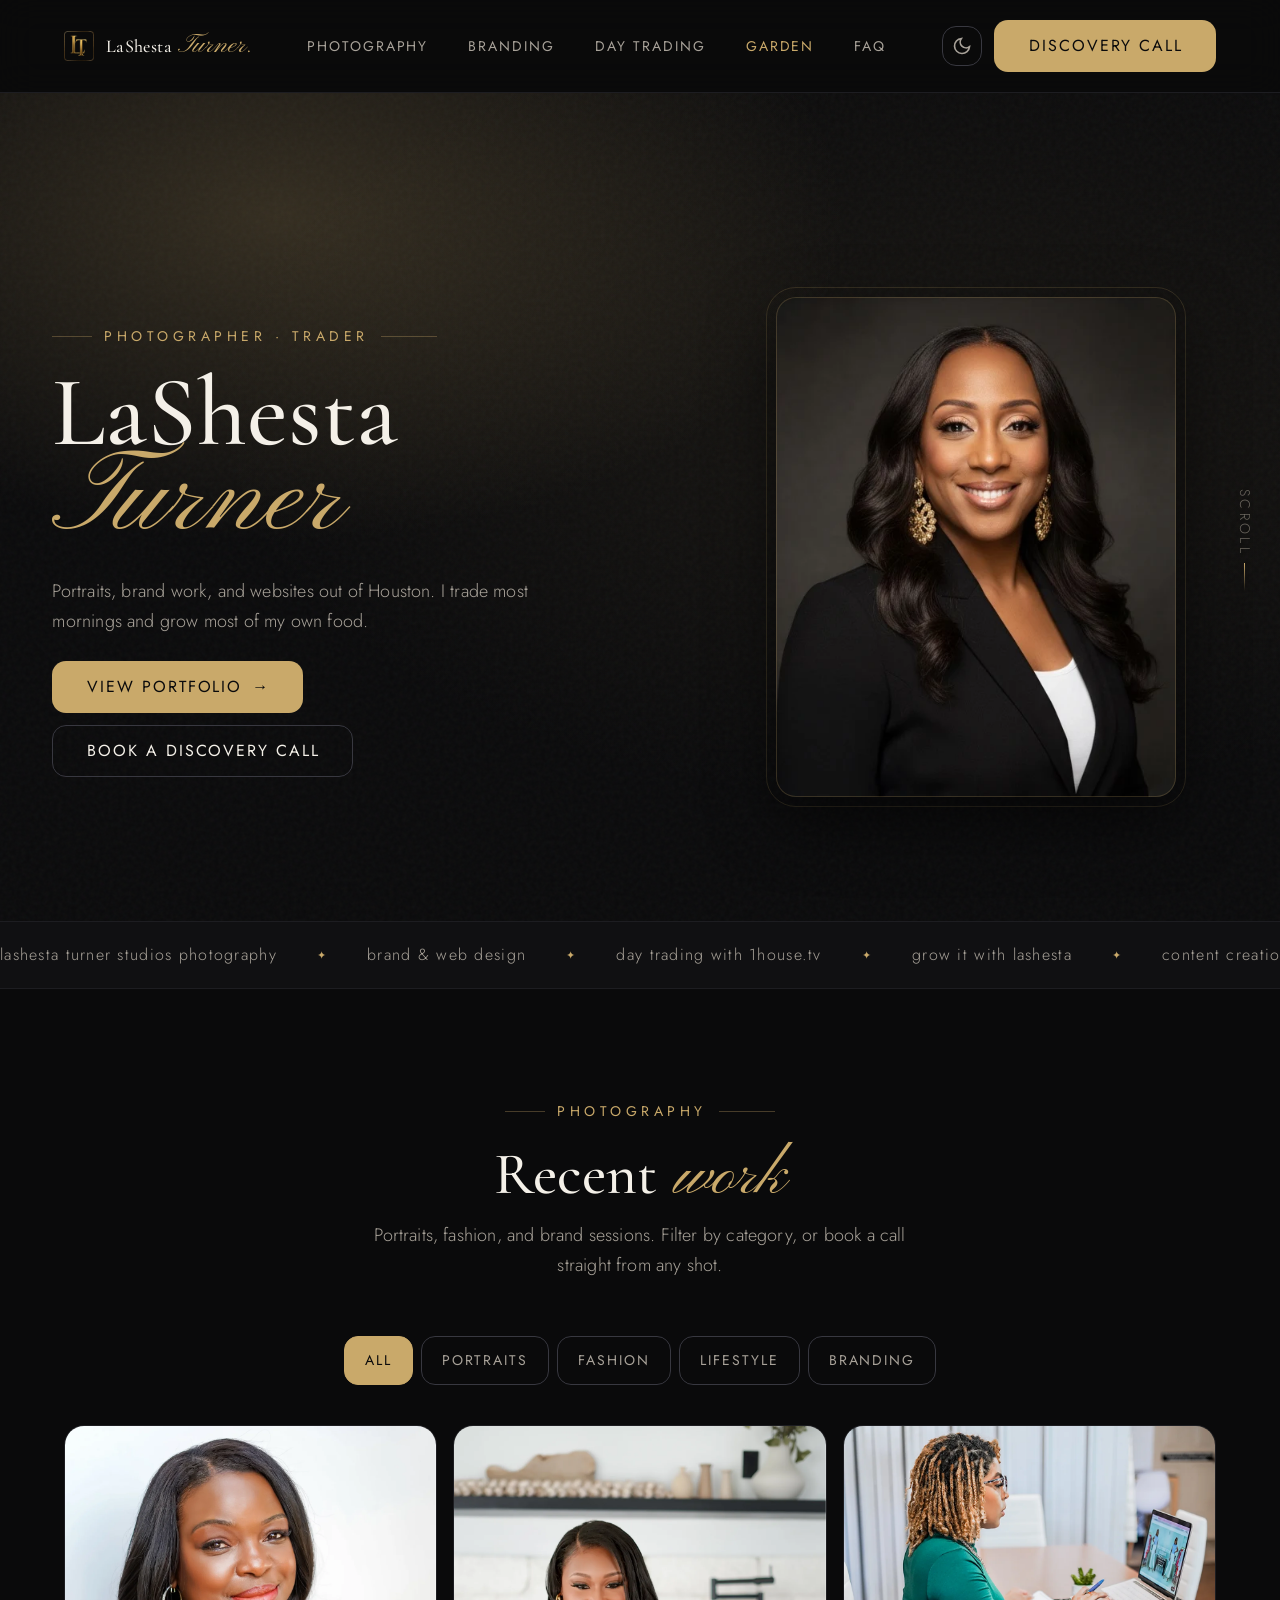
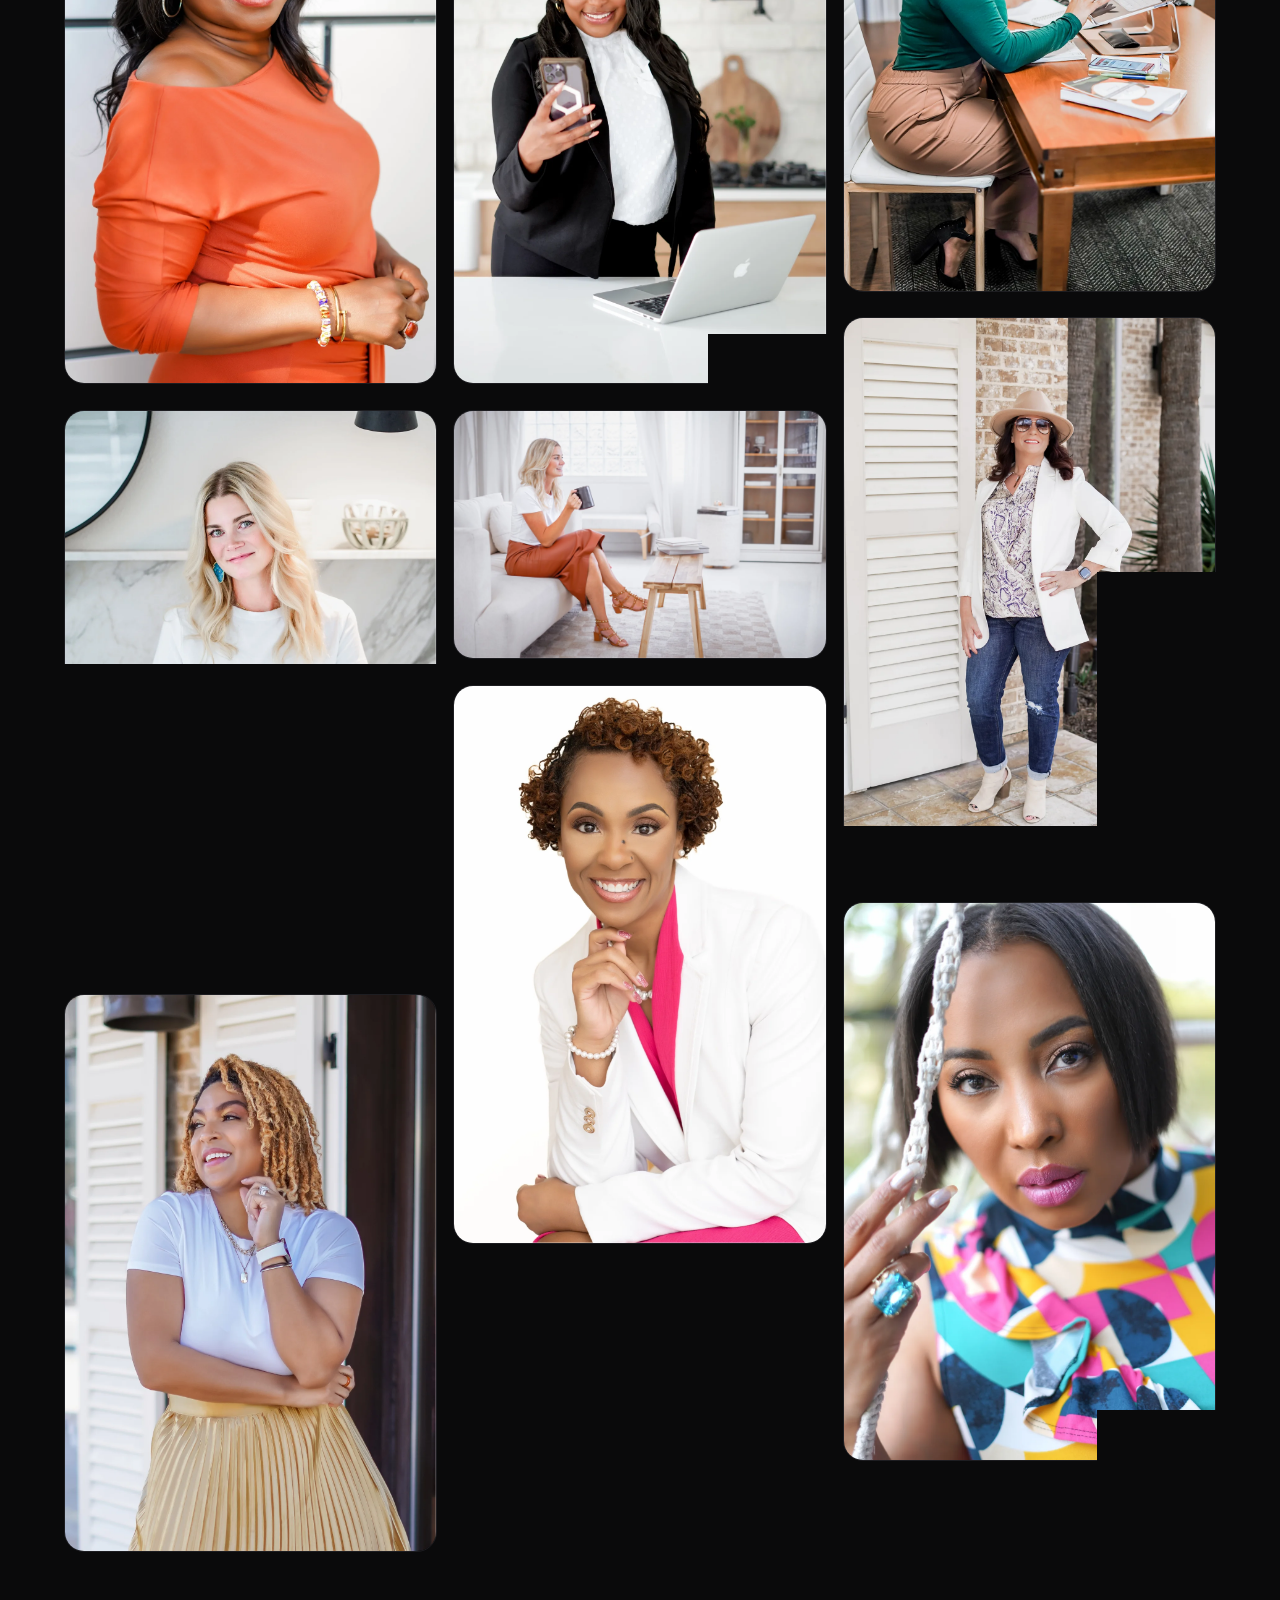
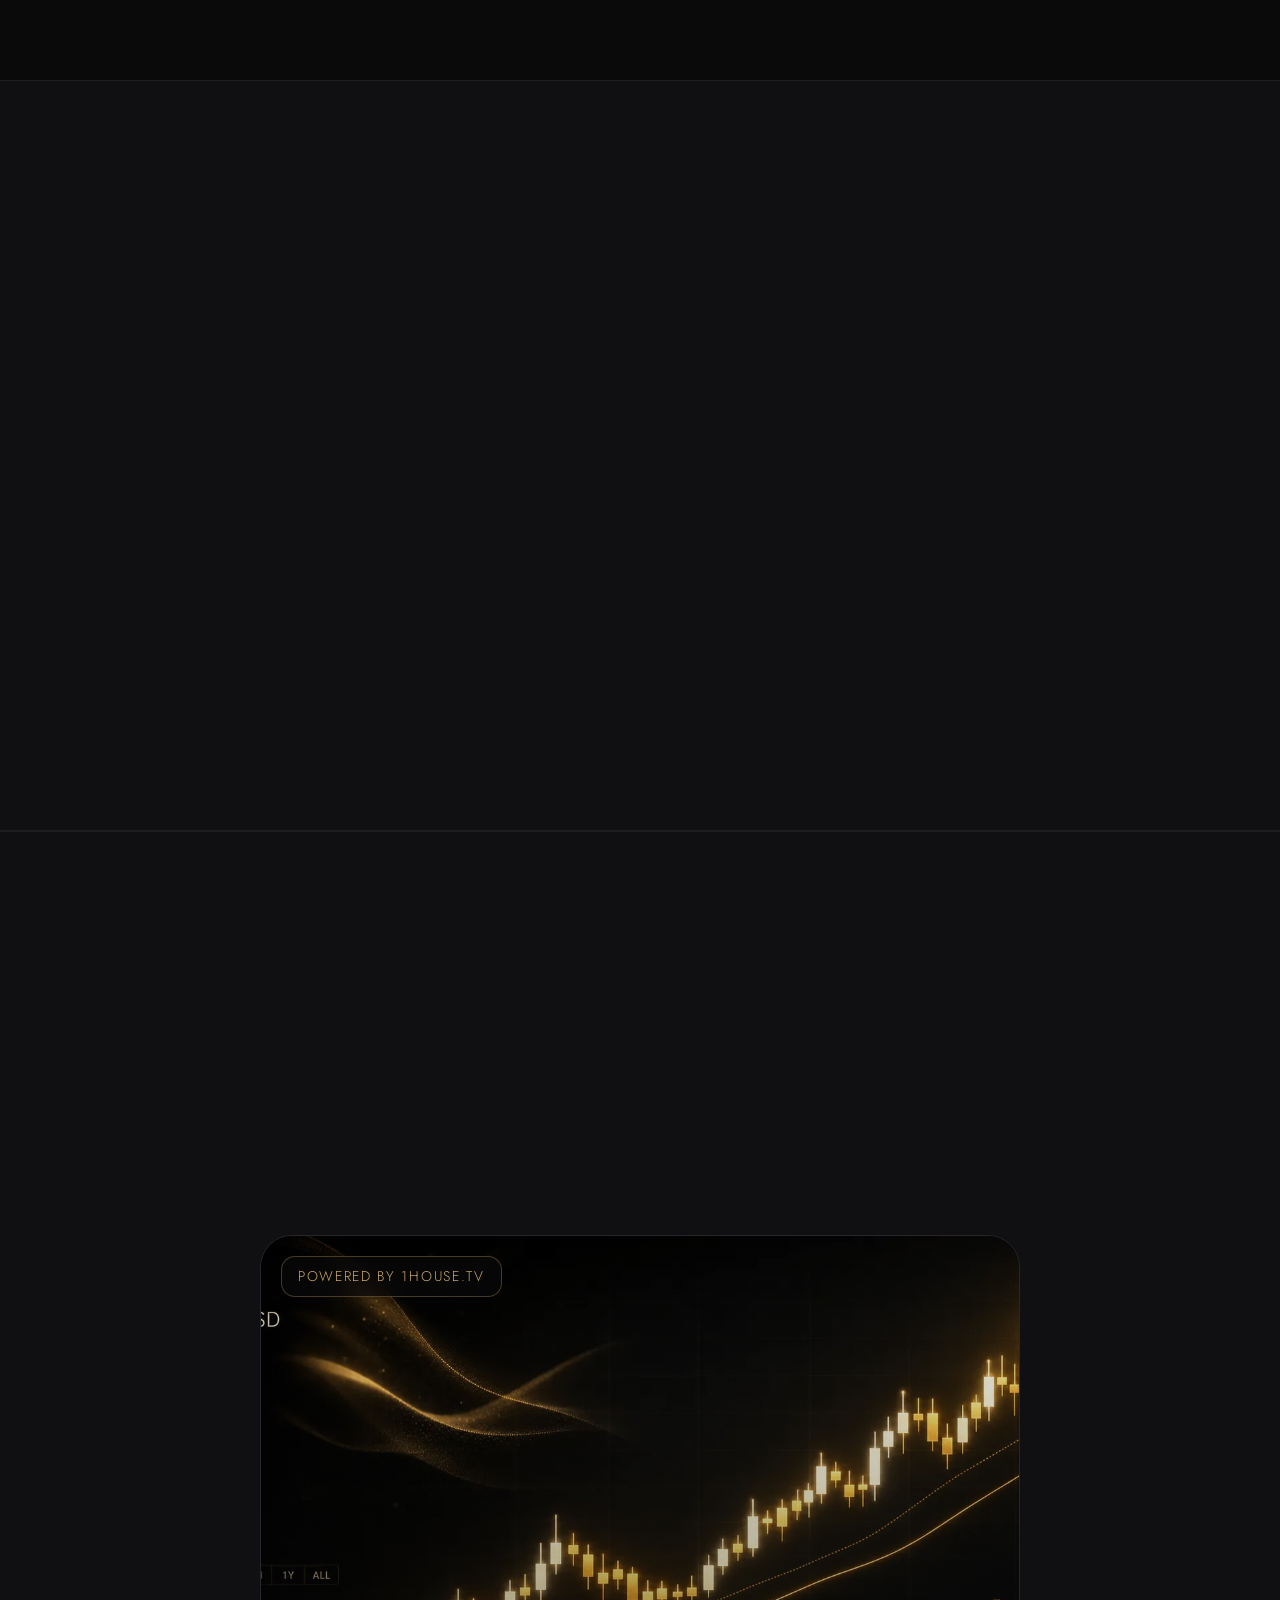
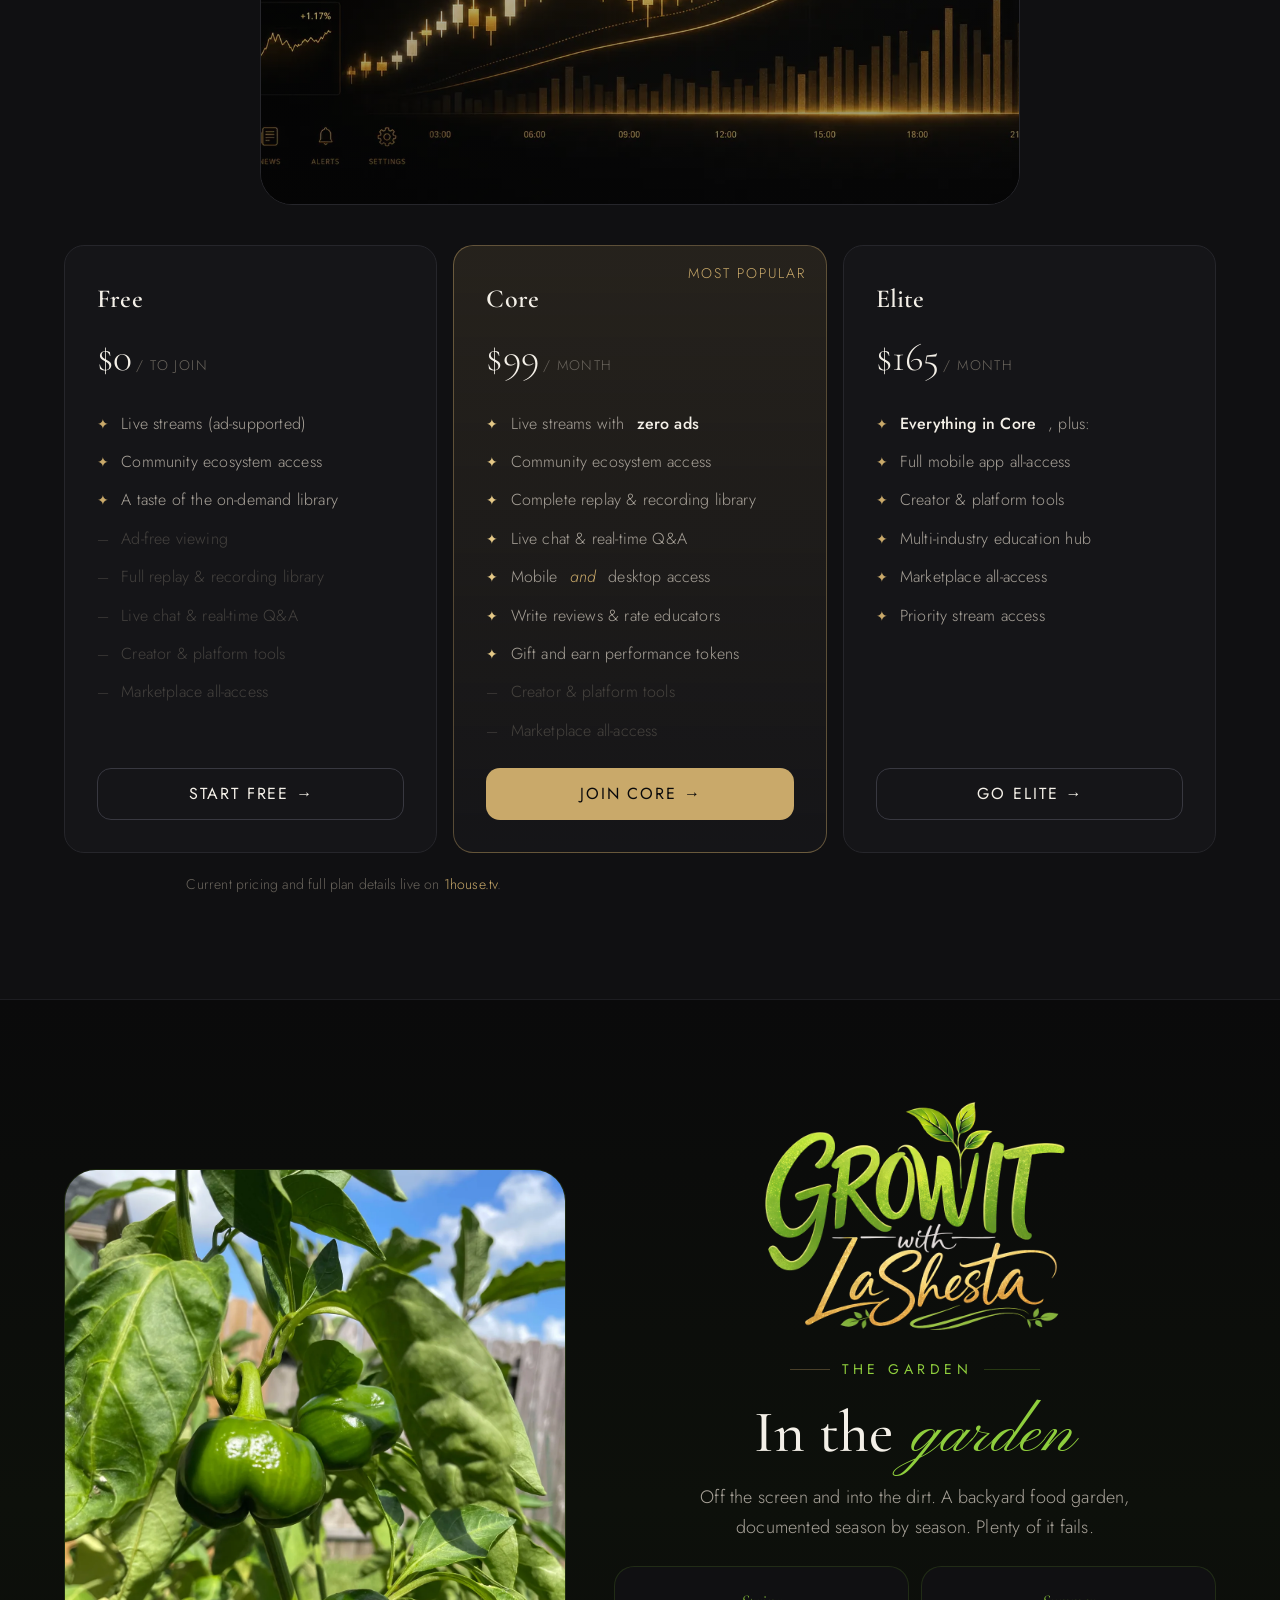
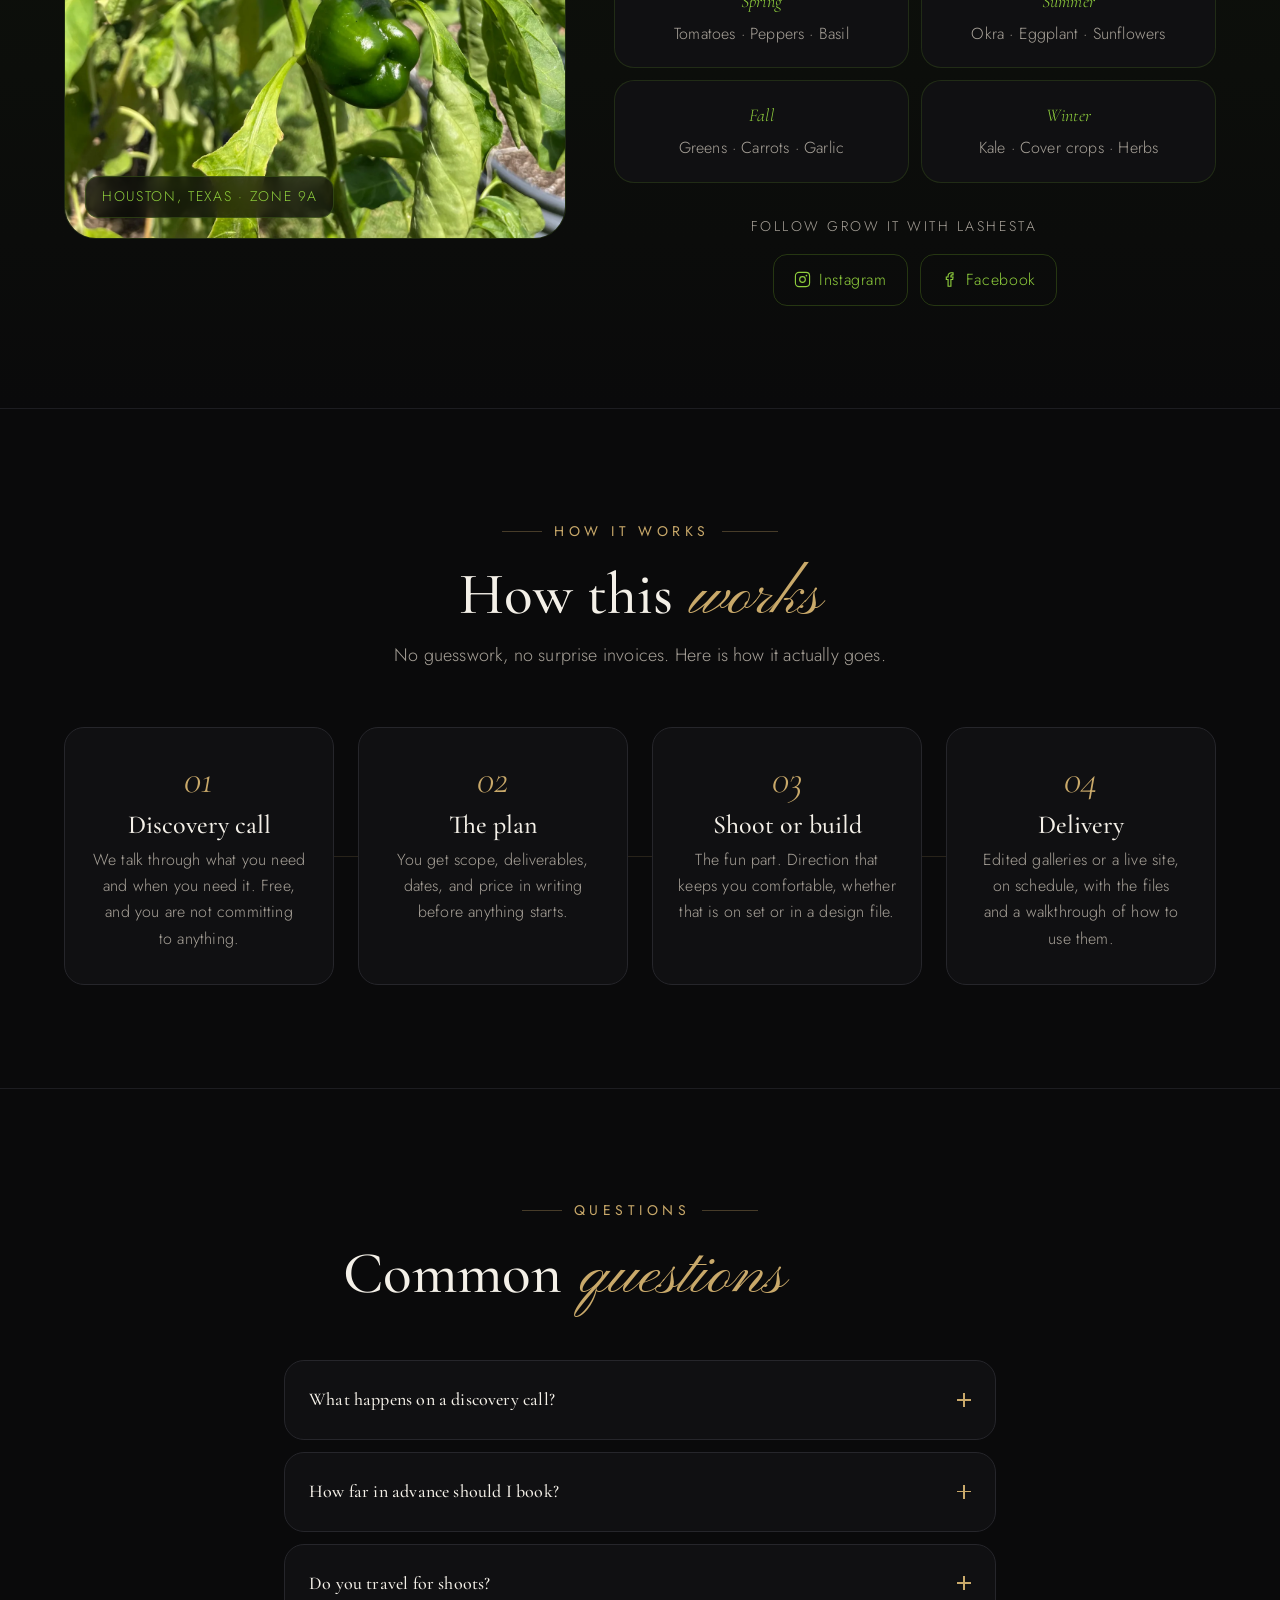
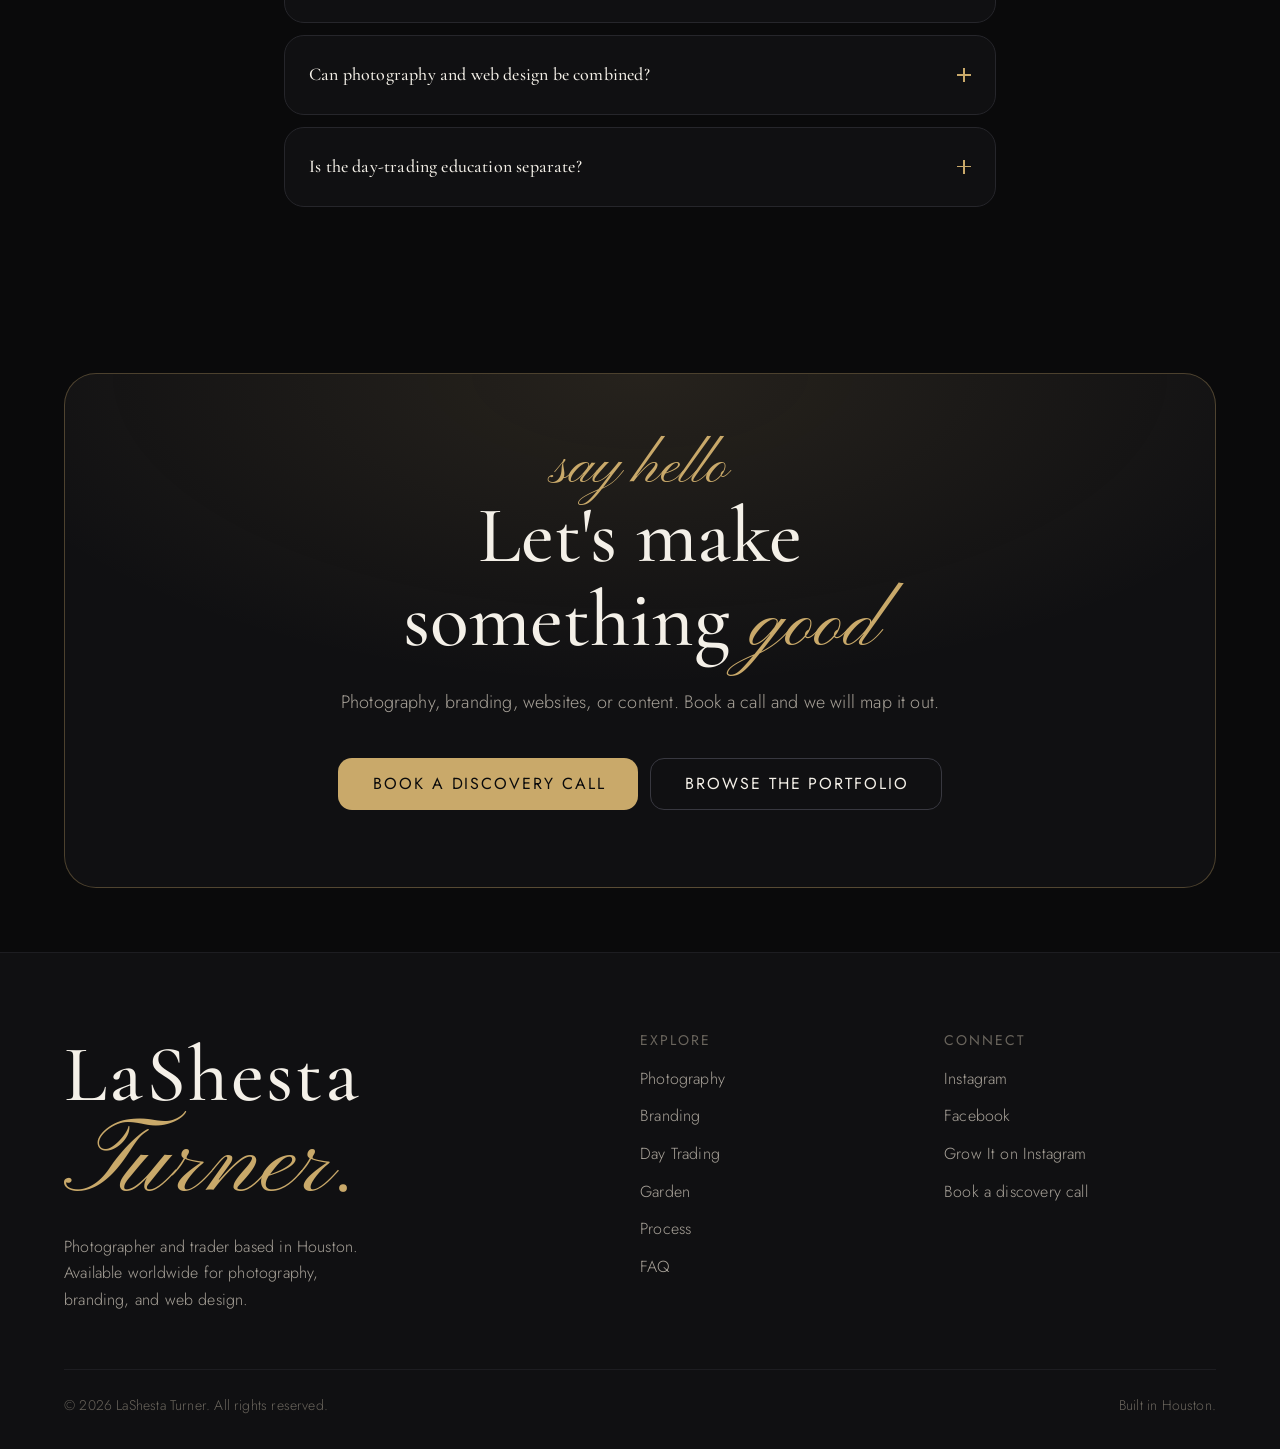
<file: index.html>
<!DOCTYPE html>
<html lang="en" data-theme="dark">
<head>
  <meta charset="UTF-8" />
  <meta name="viewport" content="width=device-width, initial-scale=1.0" />
  <title>LaShesta Turner — Photographer · Trader</title>
  <meta name="description" content="LaShesta Turner. Portrait and brand photography, web design, and day trading education. Based in Houston, available worldwide. Book a discovery call." />

  <!-- Fonts: Pinyon Script (cursive) · Cormorant Garamond (serif) · Jost (sans) -->
  <link rel="preconnect" href="https://fonts.googleapis.com" />
  <link rel="preconnect" href="https://fonts.gstatic.com" crossorigin />
  <link href="https://fonts.googleapis.com/css2?family=Pinyon+Script&family=Questrial&family=Cormorant+Garamond:ital,wght@0,400;0,500;0,600;0,700;1,400;1,500&family=Jost:wght@300;400;500&display=swap" rel="stylesheet" />

  <meta property="og:title" content="LaShesta Turner — Photographer · Trader" />
  <meta property="og:description" content="Portrait and brand photography, web design, and trading education. Based in Houston." />
  <meta property="og:type" content="website" />
  <meta property="og:image" content="assets/img/hero.webp" />

  <link rel="icon" href="data:image/svg+xml,%3Csvg xmlns='http://www.w3.org/2000/svg' viewBox='0 0 32 32'%3E%3Crect width='32' height='32' rx='7' fill='%230a0a0b'/%3E%3Ctext x='16' y='24' font-family='Georgia,serif' font-size='20' fill='%23c9a96a' text-anchor='middle'%3ELT%3C/text%3E%3C/svg%3E" />
  <link rel="stylesheet" href="css/style.css" />
</head>
<body>

  <!-- ============ HEADER ============ -->
  <header class="header" id="header">
    <div class="container">
      <nav class="nav" aria-label="Primary">
        <a href="#top" class="brand" aria-label="LaShesta Turner home">
          <img class="brand__mark" src="assets/img/lt-monogram.png" alt="" aria-hidden="true" />
          <span class="brand__name">LaShesta <span class="script">Turner</span><span class="dot">.</span></span>
        </a>

        <ul class="nav__links" role="list">
          <li><a class="nav__link" href="#photography">Photography</a></li>
          <li><a class="nav__link" href="#branding">Branding</a></li>
          <li><a class="nav__link" href="#trading">Day Trading</a></li>
          <li><a class="nav__link" href="#garden">Garden</a></li>
          <li><a class="nav__link" href="#faq">FAQ</a></li>
        </ul>

        <div class="nav__actions">
          <button class="theme-toggle" data-theme-toggle aria-label="Switch to light mode">
            <svg width="18" height="18" viewBox="0 0 24 24" fill="none" stroke="currentColor" stroke-width="2"><path d="M21 12.79A9 9 0 1 1 11.21 3 7 7 0 0 0 21 12.79z"/></svg>
          </button>
          <button class="btn btn--primary nav__cta" data-book-trigger>Discovery Call</button>
        </div>

        <button class="nav__burger" data-menu-open aria-label="Open menu">
          <svg width="20" height="20" viewBox="0 0 24 24" fill="none" stroke="currentColor" stroke-width="2"><path d="M3 6h18M3 12h18M3 18h18"/></svg>
        </button>
      </nav>
    </div>
  </header>

  <!-- Mobile menu -->
  <div class="mobile-menu" data-mobile-menu>
    <button class="mobile-menu__close" data-menu-close aria-label="Close menu">
      <svg width="20" height="20" viewBox="0 0 24 24" fill="none" stroke="currentColor" stroke-width="2"><path d="M18 6 6 18M6 6l12 12"/></svg>
    </button>
    <nav class="mobile-menu__links" aria-label="Mobile">
      <a href="#photography" data-menu-close>Photography</a>
      <a href="#branding" data-menu-close>Branding</a>
      <a href="#trading" data-menu-close>Day Trading</a>
      <a href="#garden" data-menu-close>Garden</a>
      <a href="#faq" data-menu-close>FAQ</a>
      <a href="#" data-book-trigger data-menu-close style="color:var(--color-gold)">Book a Discovery Call</a>
    </nav>
  </div>

  <main id="top">

    <!-- ============ HERO ============ -->
    <section class="hero">
      <div class="hero__bg"></div>
      <div class="hero__grain"></div>
      <div class="container hero__inner">
        <div class="hero__text">
          <p class="eyebrow">Photographer · Trader</p>
          <h1 class="hero__title">LaShesta <span class="script">Turner</span></h1>
          <div class="hero__meta">
            <p>Portraits, brand work, and websites out of Houston. I trade most mornings and grow most of my own food.</p>
            <div class="hero__actions">
              <a href="#photography" class="btn btn--primary">View Portfolio <span class="arrow">→</span></a>
              <button class="btn btn--ghost" data-book-trigger>Book a Discovery Call</button>
            </div>
          </div>
        </div>
        <div class="hero__portrait">
          <img src="assets/img/hero.webp" alt="LaShesta Turner" />
        </div>
      </div>
      <div class="hero__scroll" aria-hidden="true">Scroll</div>
    </section>

    <!-- Marquee -->
    <div class="marquee" aria-hidden="true">
      <div class="marquee__track">
        <span class="marquee__item">lashesta turner studios photography <span class="star">✦</span></span>
        <span class="marquee__item">brand &amp; web design <span class="star">✦</span></span>
        <span class="marquee__item">day trading with 1house.tv <span class="star">✦</span></span>
        <span class="marquee__item">grow it with lashesta <span class="star">✦</span></span>
        <span class="marquee__item">content creation <span class="star">✦</span></span>
        <span class="marquee__item">editorial direction <span class="star">✦</span></span>
        <span class="marquee__item">lashesta turner studios photography <span class="star">✦</span></span>
        <span class="marquee__item">brand &amp; web design <span class="star">✦</span></span>
        <span class="marquee__item">day trading with 1house.tv <span class="star">✦</span></span>
        <span class="marquee__item">grow it with lashesta <span class="star">✦</span></span>
        <span class="marquee__item">content creation <span class="star">✦</span></span>
        <span class="marquee__item">editorial direction <span class="star">✦</span></span>
      </div>
    </div>

    <!-- ============ PHOTOGRAPHY PORTFOLIO ============ -->
    <section class="section gallery" id="photography">
      <div class="container">
        <div class="section-head section-head--row reveal">
          <div>
            <p class="eyebrow">Photography</p>
            <h2 class="section-title">Recent <span class="script">work</span></h2>
          </div>
          <p class="section-lede">Portraits, fashion, and brand sessions. Filter by category, or book a call straight from any shot.</p>
        </div>

        <div class="filters reveal" role="tablist" aria-label="Filter gallery">
          <button class="filter-btn is-active" data-filter="all">All</button>
          <button class="filter-btn" data-filter="portrait">Portraits</button>
          <button class="filter-btn" data-filter="fashion">Fashion</button>
          <button class="filter-btn" data-filter="lifestyle">Lifestyle</button>
          <button class="filter-btn" data-filter="branding">Branding</button>
        </div>

        <div class="gallery__grid">
          <article class="shot shot--lg reveal" data-category="portrait" tabindex="0">
            <img src="assets/img/gallery-1.webp" alt="Portrait session, orange dress" loading="lazy" />
            <div class="shot__overlay">
              <span class="shot__cat">Portrait</span>
              <h3 class="shot__title">Confidence</h3>
              <button class="shot__book" data-book-trigger data-service="Photography">Book a discovery call →</button>
            </div>
          </article>

          <article class="shot shot--md reveal" data-category="portrait" tabindex="0">
            <img src="assets/img/gallery-2.webp" alt="Studio headshot, white blazer" loading="lazy" />
            <div class="shot__overlay">
              <span class="shot__cat">Portrait</span>
              <h3 class="shot__title">Executive</h3>
              <button class="shot__book" data-book-trigger data-service="Photography">Book a discovery call →</button>
            </div>
          </article>

          <article class="shot shot--tall reveal" data-category="fashion" tabindex="0">
            <img src="assets/img/gallery-3.webp" alt="Fashion shoot, gold pleated skirt" loading="lazy" />
            <div class="shot__overlay">
              <span class="shot__cat">Fashion</span>
              <h3 class="shot__title">Golden Hour</h3>
              <button class="shot__book" data-book-trigger data-service="Photography">Book a discovery call →</button>
            </div>
          </article>

          <article class="shot shot--wide reveal" data-category="lifestyle" tabindex="0">
            <img src="assets/img/gallery-4.webp" alt="Lifestyle session in a kitchen" loading="lazy" />
            <div class="shot__overlay">
              <span class="shot__cat">Lifestyle</span>
              <h3 class="shot__title">Modern Living</h3>
              <button class="shot__book" data-book-trigger data-service="Photography">Book a discovery call →</button>
            </div>
          </article>

          <article class="shot shot--tall reveal" data-category="lifestyle" tabindex="0">
            <img src="assets/img/gallery-5.webp" alt="Lifestyle session on a white sofa" loading="lazy" />
            <div class="shot__overlay">
              <span class="shot__cat">Lifestyle</span>
              <h3 class="shot__title">Quiet Moments</h3>
              <button class="shot__book" data-book-trigger data-service="Photography">Book a discovery call →</button>
            </div>
          </article>

          <article class="shot shot--sm reveal" data-category="branding" tabindex="0">
            <img src="assets/img/gallery-6.webp" alt="Branding session, kitchen counter" loading="lazy" />
            <div class="shot__overlay">
              <span class="shot__cat">Branding</span>
              <h3 class="shot__title">Brand Story</h3>
              <button class="shot__book" data-book-trigger data-service="Photography">Book a discovery call →</button>
            </div>
          </article>

          <article class="shot reveal" data-category="branding" tabindex="0">
            <img src="assets/img/gallery-7.webp" alt="Brand session at a desk" loading="lazy" />
            <div class="shot__overlay">
              <span class="shot__cat">Branding</span>
              <h3 class="shot__title">At the Desk</h3>
              <button class="shot__book" data-book-trigger data-service="Photography">Book a discovery call →</button>
            </div>
          </article>

          <article class="shot reveal" data-category="lifestyle" tabindex="0">
            <img src="assets/img/gallery-8.webp" alt="Outdoor portrait, white blazer and hat" loading="lazy" />
            <div class="shot__overlay">
              <span class="shot__cat">Lifestyle</span>
              <h3 class="shot__title">Golden Hour</h3>
              <button class="shot__book" data-book-trigger data-service="Photography">Book a discovery call →</button>
            </div>
          </article>

          <article class="shot reveal" data-category="portrait" tabindex="0">
            <img src="assets/img/gallery-9.webp" alt="Close-up beauty portrait" loading="lazy" />
            <div class="shot__overlay">
              <span class="shot__cat">Portrait</span>
              <h3 class="shot__title">Close Up</h3>
              <button class="shot__book" data-book-trigger data-service="Photography">Book a discovery call →</button>
            </div>
          </article>
        </div>
      </div>
    </section>

    <!-- ============ BRANDING & WEBSITES ============ -->
    <section class="section branding" id="branding">
      <div class="container">
        <div class="branding__layout">
          <div class="branding__visual reveal">
            <img src="assets/img/branding-portrait.webp" alt="LaShesta behind the camera" loading="lazy" />
            <span class="branding__chip">LaShesta Turner Studios</span>
          </div>
          <div class="branding__content">
            <div class="section-head reveal" style="max-width:60ch">
              <p class="eyebrow">Branding &amp; Websites</p>
              <h2 class="section-title">Make it look like <span class="script">you</span></h2>
              <p class="section-lede">Logos, websites, and content direction for founders who want the whole thing to hang together. Logo through launch.</p>
            </div>

            <div class="brand-list">
              <div class="brand-service reveal">
                <span class="brand-service__num">01</span>
                <div>
                  <div class="brand-service__title">Brand Identity</div>
                  <div class="brand-service__desc">Logo, colors, type, and a guide so nothing drifts later.</div>
                </div>
                <a class="brand-service__cta" href="#" data-book-trigger data-service="Branding">Discovery call →</a>
              </div>
              <div class="brand-service reveal">
                <span class="brand-service__num">02</span>
                <div>
                  <div class="brand-service__title">Website Design</div>
                  <div class="brand-service__desc">Fast, mobile-first sites built to bring in work, matched to your brand.</div>
                </div>
                <a class="brand-service__cta" href="#" data-book-trigger data-service="Website Design">Discovery call →</a>
              </div>
              <div class="brand-service reveal">
                <span class="brand-service__num">03</span>
                <div>
                  <div class="brand-service__title">Content Direction</div>
                  <div class="brand-service__desc">Photo, video, and social planning so you show up the same way everywhere.</div>
                </div>
                <a class="brand-service__cta" href="#" data-book-trigger data-service="Content Creation">Discovery call →</a>
              </div>
            </div>
          </div>
        </div>
      </div>
    </section>

    <!-- ============ DAY TRADING ============ -->
    <section class="section trading" id="trading">
      <div class="container">
        <div class="trading__text reveal">
          <p class="eyebrow">Day Trading</p>
          <h2 class="section-title">Trade with a <span class="script">plan</span></h2>
          <p class="section-lede">My trading education lives on <strong style="color:var(--color-gold);font-weight:500">1House.TV</strong>, a streaming platform built for traders. Live sessions with people actually in the market, plus a library you can watch whenever.</p>
          <p class="trading__terms">Month to month. Cancel whenever.</p>
        </div>

        <div class="reveal trading__visual-wrap">
          <div class="trading__visual">
            <span class="trading__badge">Powered by 1House.TV</span>
            <img src="assets/img/trading.webp" alt="Candlestick chart" loading="lazy" />
          </div>
        </div>

        <div class="pkg-grid">
          <div class="pkg reveal">
            <span class="pkg__name">Free</span>
            <div class="pkg__price">$0<span class="per">/ to join</span></div>
            <ul class="pkg__features">
              <li>Live streams (ad-supported)</li>
              <li>Community ecosystem access</li>
              <li>A taste of the on-demand library</li>
              <li class="is-off">Ad-free viewing</li>
              <li class="is-off">Full replay &amp; recording library</li>
              <li class="is-off">Live chat &amp; real-time Q&amp;A</li>
              <li class="is-off">Creator &amp; platform tools</li>
              <li class="is-off">Marketplace all-access</li>
            </ul>
            <a class="btn btn--ghost pkg__btn" href="https://subscribe.1house.tv/lashestaturner" target="_blank" rel="noopener">Start free →</a>
          </div>

          <div class="pkg pkg--featured reveal">
            <span class="pkg__tag">Most popular</span>
            <span class="pkg__name">Core</span>
            <div class="pkg__price">$99<span class="per">/ month</span></div>
            <ul class="pkg__features">
              <li>Live streams with <strong>zero ads</strong></li>
              <li>Community ecosystem access</li>
              <li>Complete replay &amp; recording library</li>
              <li>Live chat &amp; real-time Q&amp;A</li>
              <li>Mobile <em>and</em> desktop access</li>
              <li>Write reviews &amp; rate educators</li>
              <li>Gift and earn performance tokens</li>
              <li class="is-off">Creator &amp; platform tools</li>
              <li class="is-off">Marketplace all-access</li>
            </ul>
            <a class="btn btn--primary pkg__btn" href="https://subscribe.1house.tv/lashestaturner" target="_blank" rel="noopener">Join Core →</a>
          </div>

          <div class="pkg reveal">
            <span class="pkg__name">Elite</span>
            <div class="pkg__price">$165<span class="per">/ month</span></div>
            <ul class="pkg__features">
              <li><strong>Everything in Core</strong>, plus:</li>
              <li>Full mobile app all-access</li>
              <li>Creator &amp; platform tools</li>
              <li>Multi-industry education hub</li>
              <li>Marketplace all-access</li>
              <li>Priority stream access</li>
            </ul>
            <a class="btn btn--ghost pkg__btn" href="https://subscribe.1house.tv/lashestaturner" target="_blank" rel="noopener">Go Elite →</a>
          </div>
        </div>
        <p class="trading__note">Current pricing and full plan details live on <a href="https://subscribe.1house.tv/lashestaturner" target="_blank" rel="noopener" style="color:var(--color-gold)">1house.tv</a>.</p>
      </div>
    </section>

    <!-- ============ GARDENING ============ -->
    <section class="section garden" id="garden">
      <div class="container">
        <div class="garden__layout">
          <div class="garden__media garden__media--photo reveal">
            <img src="assets/img/garden-peppers.webp" alt="Bell peppers ripening on the plant" loading="lazy" />
            <span class="garden__chip">Houston, Texas · Zone 9a</span>
          </div>
          <div class="garden__text reveal">
            <img class="garden__brand reveal" src="assets/img/grow-it-logo.png" alt="Grow It with LaShesta" loading="lazy" />
            <p class="eyebrow">The Garden</p>
            <h2 class="section-title">In the <span class="script">garden</span></h2>
            <p class="section-lede">Off the screen and into the dirt. A backyard food garden, documented season by season. Plenty of it fails.</p>

            <div class="season-grid">
              <div class="season reveal"><div class="season__name">Spring</div><div class="season__crop">Tomatoes · Peppers · Basil</div></div>
              <div class="season reveal"><div class="season__name">Summer</div><div class="season__crop">Okra · Eggplant · Sunflowers</div></div>
              <div class="season reveal"><div class="season__name">Fall</div><div class="season__crop">Greens · Carrots · Garlic</div></div>
              <div class="season reveal"><div class="season__name">Winter</div><div class="season__crop">Kale · Cover crops · Herbs</div></div>
            </div>

            <div class="garden__follow reveal">
              <p class="garden__follow-label">Follow Grow It with LaShesta</p>
              <div class="garden__social">
                <a class="garden__social-link" href="https://instagram.com/growitwithlashesta" target="_blank" rel="noopener">
                  <svg viewBox="0 0 24 24" fill="none" stroke="currentColor" stroke-width="1.6" aria-hidden="true"><rect x="2" y="2" width="20" height="20" rx="5"/><circle cx="12" cy="12" r="4"/><circle cx="17.5" cy="6.5" r="1.2" fill="currentColor" stroke="none"/></svg>
                  Instagram
                </a>
                <a class="garden__social-link" href="https://facebook.com/growitwithlashesta" target="_blank" rel="noopener">
                  <svg viewBox="0 0 24 24" fill="none" stroke="currentColor" stroke-width="1.6" aria-hidden="true"><path d="M14 8.5V7a1.5 1.5 0 0 1 1.5-1.5H17V2.5h-2.5A4.5 4.5 0 0 0 10 7v1.5H7.5V12H10v9.5h4V12h2.5l.5-3.5H14z"/></svg>
                  Facebook
                </a>
              </div>
            </div>
          </div>
        </div>
      </div>
    </section>

    <!-- ============ CONTENT CREATOR (Blog + Social) ============ -->
    <!-- ============ PROCESS ============ -->
    <section class="section process" id="process">
      <div class="container">
        <div class="section-head section-head--row reveal">
          <div>
            <p class="eyebrow">How It Works</p>
            <h2 class="section-title">How this <span class="script">works</span></h2>
          </div>
          <p class="section-lede">No guesswork, no surprise invoices. Here is how it actually goes.</p>
        </div>

        <ol class="process__grid" role="list">
          <li class="process__step reveal">
            <span class="process__num">01</span>
            <h3 class="process__title">Discovery call</h3>
            <p class="process__desc">We talk through what you need and when you need it. Free, and you are not committing to anything.</p>
          </li>
          <li class="process__step reveal">
            <span class="process__num">02</span>
            <h3 class="process__title">The plan</h3>
            <p class="process__desc">You get scope, deliverables, dates, and price in writing before anything starts.</p>
          </li>
          <li class="process__step reveal">
            <span class="process__num">03</span>
            <h3 class="process__title">Shoot or build</h3>
            <p class="process__desc">The fun part. Direction that keeps you comfortable, whether that is on set or in a design file.</p>
          </li>
          <li class="process__step reveal">
            <span class="process__num">04</span>
            <h3 class="process__title">Delivery</h3>
            <p class="process__desc">Edited galleries or a live site, on schedule, with the files and a walkthrough of how to use them.</p>
          </li>
        </ol>
      </div>
    </section>

    <!-- ============ FAQ ============ -->
    <section class="section faq" id="faq">
      <div class="container container--narrow">
        <div class="section-head reveal" style="text-align:center">
          <p class="eyebrow" style="justify-content:center">Questions</p>
          <h2 class="section-title">Common <span class="script">questions</span></h2>
        </div>

        <div class="faq__list">
          <details class="faq__item reveal">
            <summary class="faq__q">What happens on a discovery call?<span class="faq__icon" aria-hidden="true"></span></summary>
            <div class="faq__a"><p>We talk through what you are making and what it is for. You will leave knowing the scope and the cost, whether or not you book.</p></div>
          </details>
          <details class="faq__item reveal">
            <summary class="faq__q">How far in advance should I book?<span class="faq__icon" aria-hidden="true"></span></summary>
            <div class="faq__a"><p>Two to four weeks is comfortable for most sessions. Bigger brand or web projects need more runway. Rush dates are sometimes possible, so just ask.</p></div>
          </details>
          <details class="faq__item reveal">
            <summary class="faq__q">Do you travel for shoots?<span class="faq__icon" aria-hidden="true"></span></summary>
            <div class="faq__a"><p>Yes. Sessions are based in Houston, with travel available worldwide for brand and editorial work.</p></div>
          </details>
          <details class="faq__item reveal">
            <summary class="faq__q">Can photography and web design be combined?<span class="faq__icon" aria-hidden="true"></span></summary>
            <div class="faq__a"><p>Often the better buy. Shooting for a specific site means the photos and the layout are made for each other instead of forced together after the fact.</p></div>
          </details>
          <details class="faq__item reveal">
            <summary class="faq__q">Is the day-trading education separate?<span class="faq__icon" aria-hidden="true"></span></summary>
            <div class="faq__a"><p>Yes. Trading education sits on 1House.TV as its own membership and has nothing to do with creative bookings. It is education only. Not financial advice, and not a promise of results.</p></div>
          </details>
        </div>
      </div>
    </section>

    <!-- ============ BOOKING CTA ============ -->
    <section class="section section--tight">
      <div class="container">
        <div class="book-cta reveal">
          <span class="book-cta__script">say hello</span>
          <h2 class="book-cta__title">Let's make something <span class="script">good</span></h2>
          <p>Photography, branding, websites, or content. Book a call and we will map it out.</p>
          <div class="book-cta__actions">
            <button class="btn btn--primary" data-book-trigger>Book a Discovery Call</button>
            <a href="#photography" class="btn btn--ghost">Browse the portfolio</a>
          </div>
        </div>
      </div>
    </section>
  </main>

  <!-- ============ FOOTER ============ -->
  <footer class="footer">
    <div class="container">
      <div class="footer__top">
        <div>
          <div class="footer__brand">LaShesta <span class="script">Turner</span><span class="dot">.</span></div>
          <p class="footer__tag">Photographer and trader based in Houston. Available worldwide for photography, branding, and web design.</p>
        </div>
        <div class="footer__col">
          <h4>Explore</h4>
          <ul role="list">
            <li><a href="#photography">Photography</a></li>
            <li><a href="#branding">Branding</a></li>
            <li><a href="#trading">Day Trading</a></li>
            <li><a href="#garden">Garden</a></li>
            <li><a href="#process">Process</a></li>
            <li><a href="#faq">FAQ</a></li>
          </ul>
        </div>
        <div class="footer__col">
          <h4>Connect</h4>
          <ul role="list">
            <li><a href="https://instagram.com/lashestaturner" target="_blank" rel="noopener">Instagram</a></li>
            <li><a href="https://facebook.com/lashesta.turner" target="_blank" rel="noopener">Facebook</a></li>
            <li><a href="https://instagram.com/growitwithlashesta" target="_blank" rel="noopener">Grow It on Instagram</a></li>
            <li><a href="#" data-book-trigger>Book a discovery call</a></li>
          </ul>
        </div>
      </div>
      <div class="footer__bottom">
        <span>© <span data-year></span> LaShesta Turner. All rights reserved.</span>
        <span>Built in Houston.</span>
      </div>
    </div>
  </footer>

  <!-- ============ BOOKING MODAL ============ -->
  <div class="booking-overlay" data-booking-overlay aria-hidden="true">
    <div class="booking" role="dialog" aria-modal="true" aria-labelledby="booking-title">
      <div class="booking__head">
        <div>
          <span class="script" style="font-size:var(--text-xl)">discovery call</span>
          <h3 id="booking-title">Book a discovery call</h3>
          <p data-booking-subtitle>Tell me what you have in mind and I will get back to you within a day.</p>
        </div>
        <button class="booking__close" data-book-close aria-label="Close form">
          <svg width="18" height="18" viewBox="0 0 24 24" fill="none" stroke="currentColor" stroke-width="2"><path d="M18 6 6 18M6 6l12 12"/></svg>
        </button>
      </div>

      <form class="booking__body" data-booking-form>
        <input type="hidden" name="service" data-service-field value="Photography" />

        <div class="field">
          <span class="field__label">What can I help with?</span>
          <div class="session-types" data-session-types>
            <button type="button" class="session-type is-selected" data-service-name="Photography" data-service-price="Free">
              <span class="session-type__name">Photography</span>
              <span class="session-type__price">Free</span>
            </button>
            <button type="button" class="session-type" data-service-name="Content Creation" data-service-price="Free">
              <span class="session-type__name">Content Creation</span>
              <span class="session-type__price">Free</span>
            </button>
            <button type="button" class="session-type" data-service-name="Website Design" data-service-price="Free">
              <span class="session-type__name">Website Design</span>
              <span class="session-type__price">Free</span>
            </button>
            <button type="button" class="session-type" data-service-name="Branding" data-service-price="Free">
              <span class="session-type__name">Branding</span>
              <span class="session-type__price">Free</span>
            </button>
          </div>
        </div>

        <div class="field__row">
          <div class="field">
            <label class="field__label" for="bk-name">Name</label>
            <input class="field__input" id="bk-name" name="name" type="text" placeholder="Your name" required />
          </div>
          <div class="field">
            <label class="field__label" for="bk-email">Email</label>
            <input class="field__input" id="bk-email" name="email" type="email" placeholder="you@email.com" required />
          </div>
        </div>

        <div class="field__row">
          <div class="field">
            <label class="field__label" for="bk-phone">Phone (optional)</label>
            <input class="field__input" id="bk-phone" name="phone" type="tel" placeholder="(555) 000-0000" />
          </div>
          <div class="field">
            <label class="field__label" for="bk-date">Preferred date</label>
            <input class="field__input" id="bk-date" name="date" type="date" required />
          </div>
        </div>

        <div class="field">
          <label class="field__label" for="bk-time">Preferred time</label>
          <select class="field__select" id="bk-time" name="time" required>
            <option value="" disabled selected>Select a window</option>
            <option>Morning (9–12)</option>
            <option>Afternoon (12–4)</option>
            <option>Evening (4–7)</option>
            <option>Flexible</option>
          </select>
        </div>

        <div class="field">
          <label class="field__label" for="bk-notes">Project details</label>
          <textarea class="field__textarea" id="bk-notes" name="notes" placeholder="What you have in mind, your timeline, anything else worth knowing"></textarea>
        </div>

        <button type="submit" class="btn btn--primary btn--block">Request discovery call →</button>
        <p style="font-size:var(--text-xs);color:var(--color-text-faint);text-align:center;margin-top:var(--space-3)">No payment required. This just requests the call.</p>
      </form>

      <div class="booking__success" data-booking-success hidden>
        <svg viewBox="0 0 24 24" fill="none" stroke="currentColor" stroke-width="1.6"><path d="M22 11.08V12a10 10 0 1 1-5.93-9.14"/><path d="M22 4 12 14.01l-3-3"/></svg>
        <span class="script">thank you</span>
        <h3>Discovery call requested</h3>
        <p data-success-summary></p>
        <button class="btn btn--ghost" style="margin-top:var(--space-6)" data-book-close>Done</button>
      </div>
    </div>
  </div>

  <script src="js/main.js"></script>
</body>
</html>
</file>
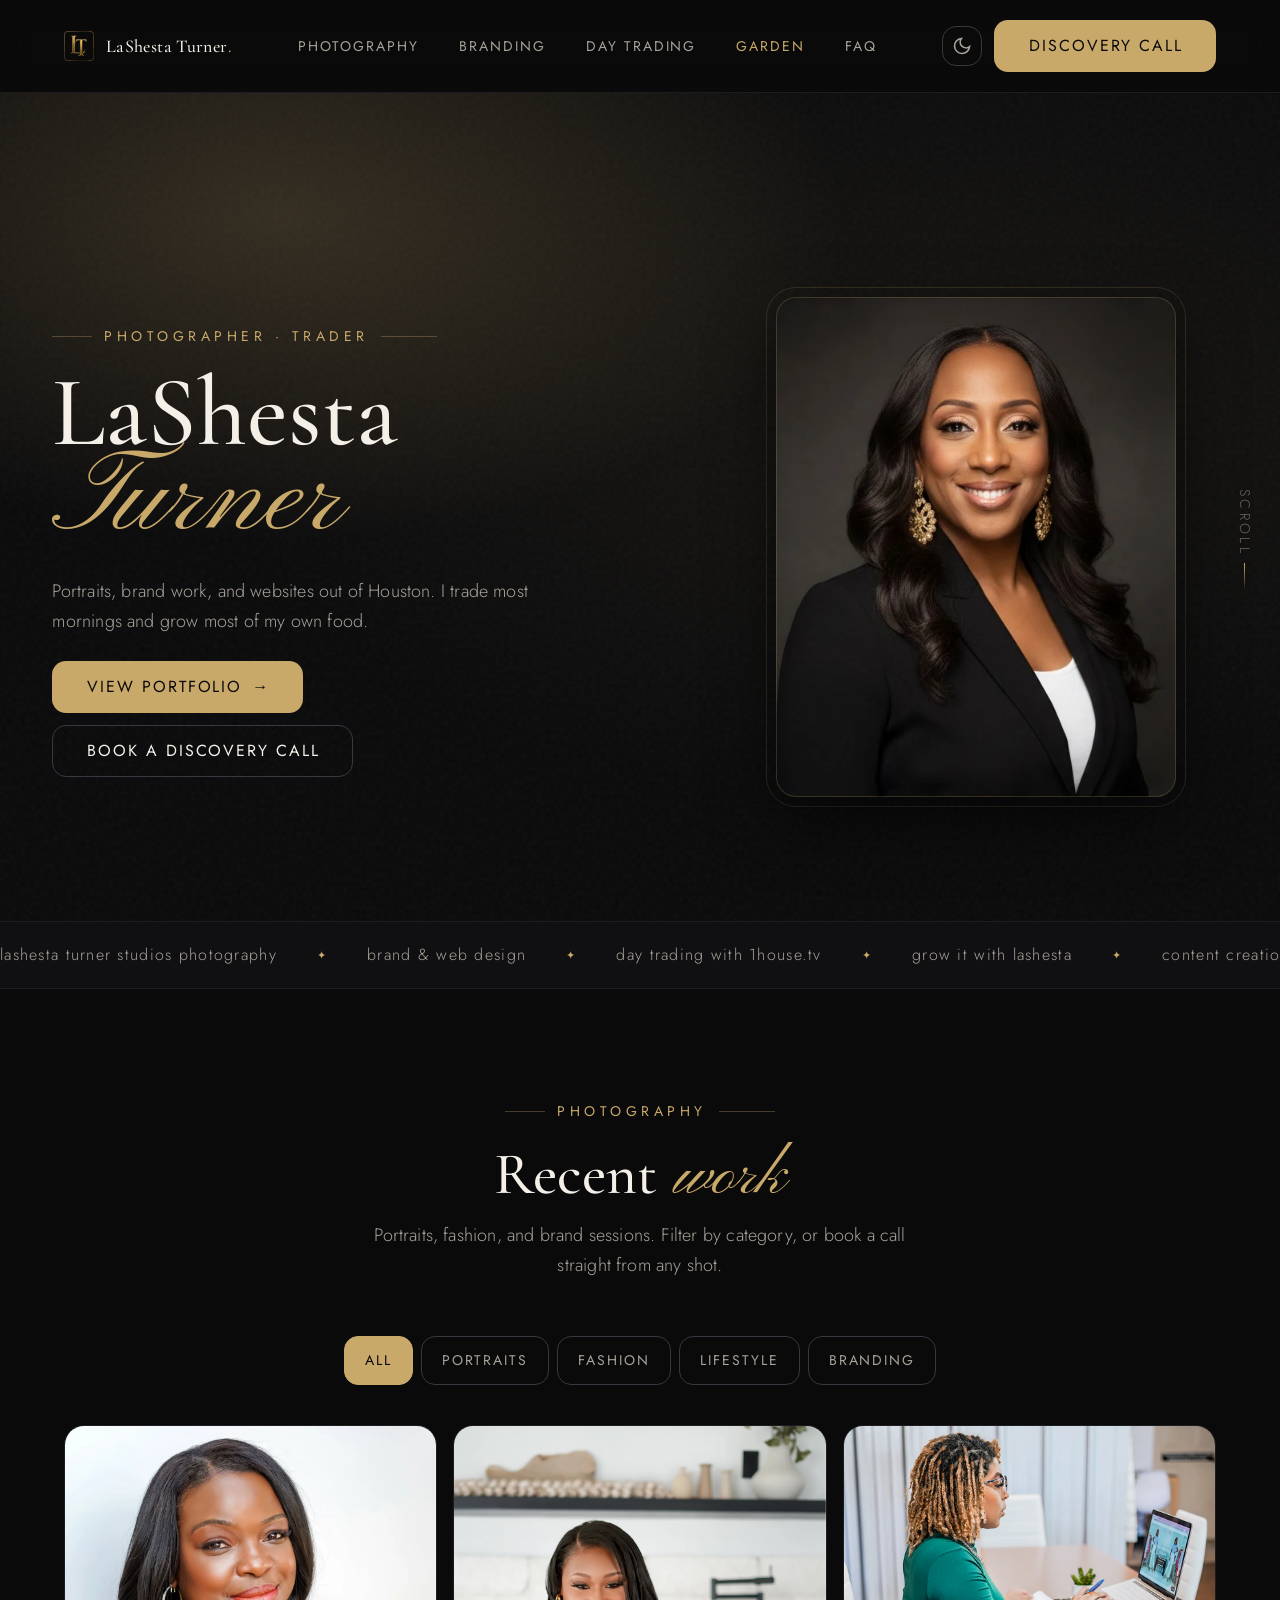
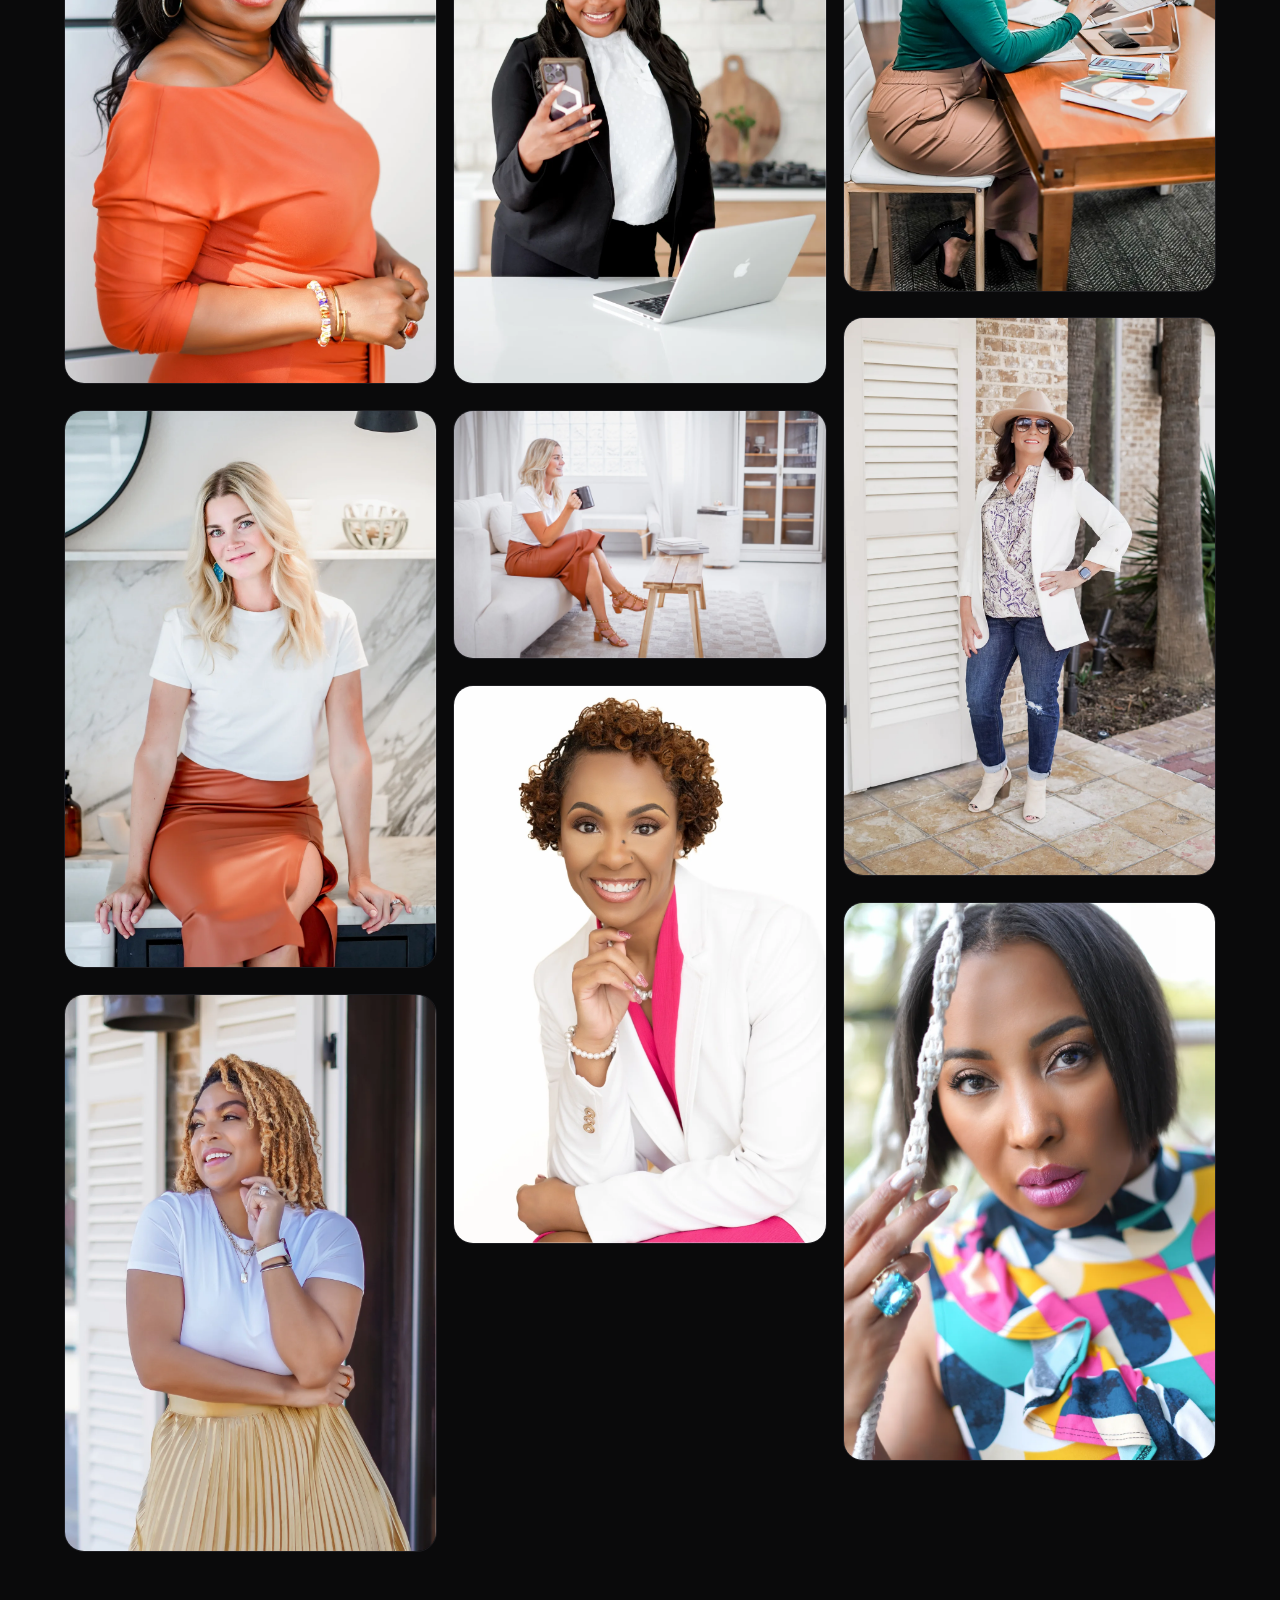
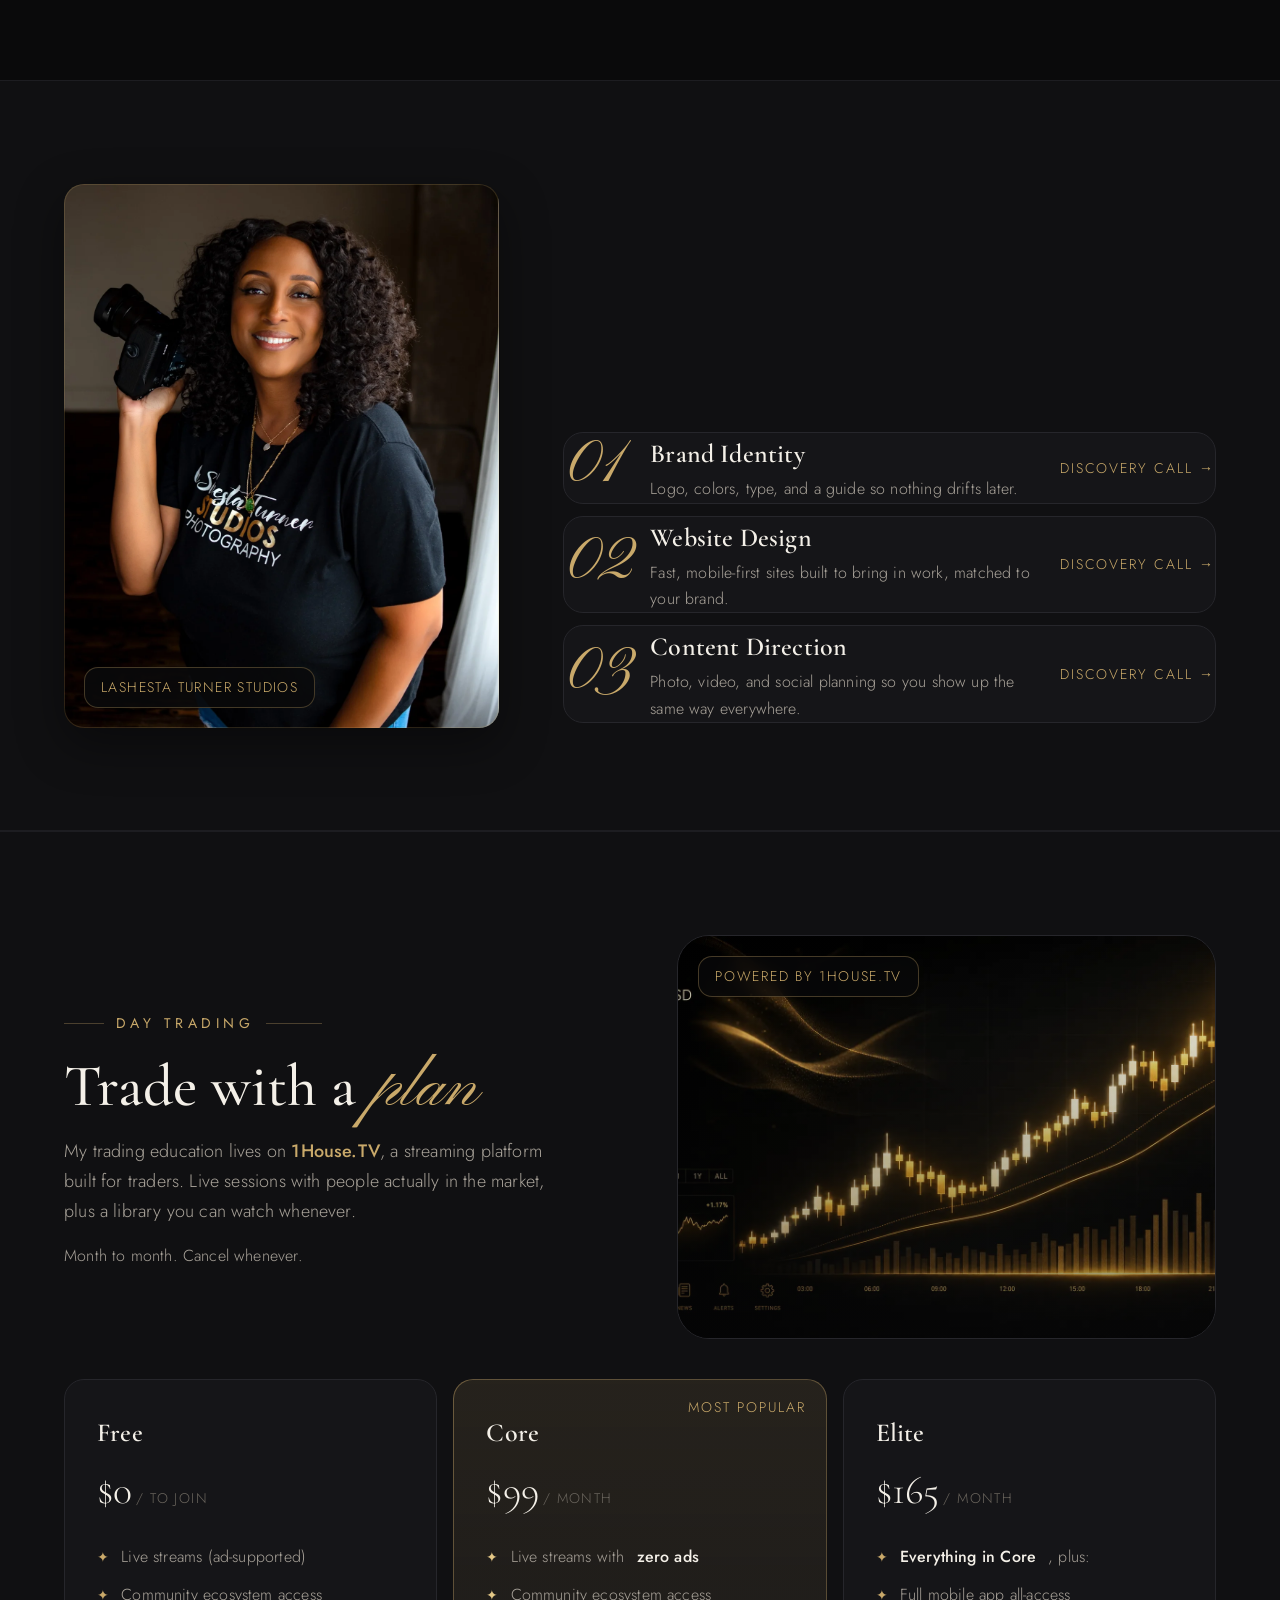
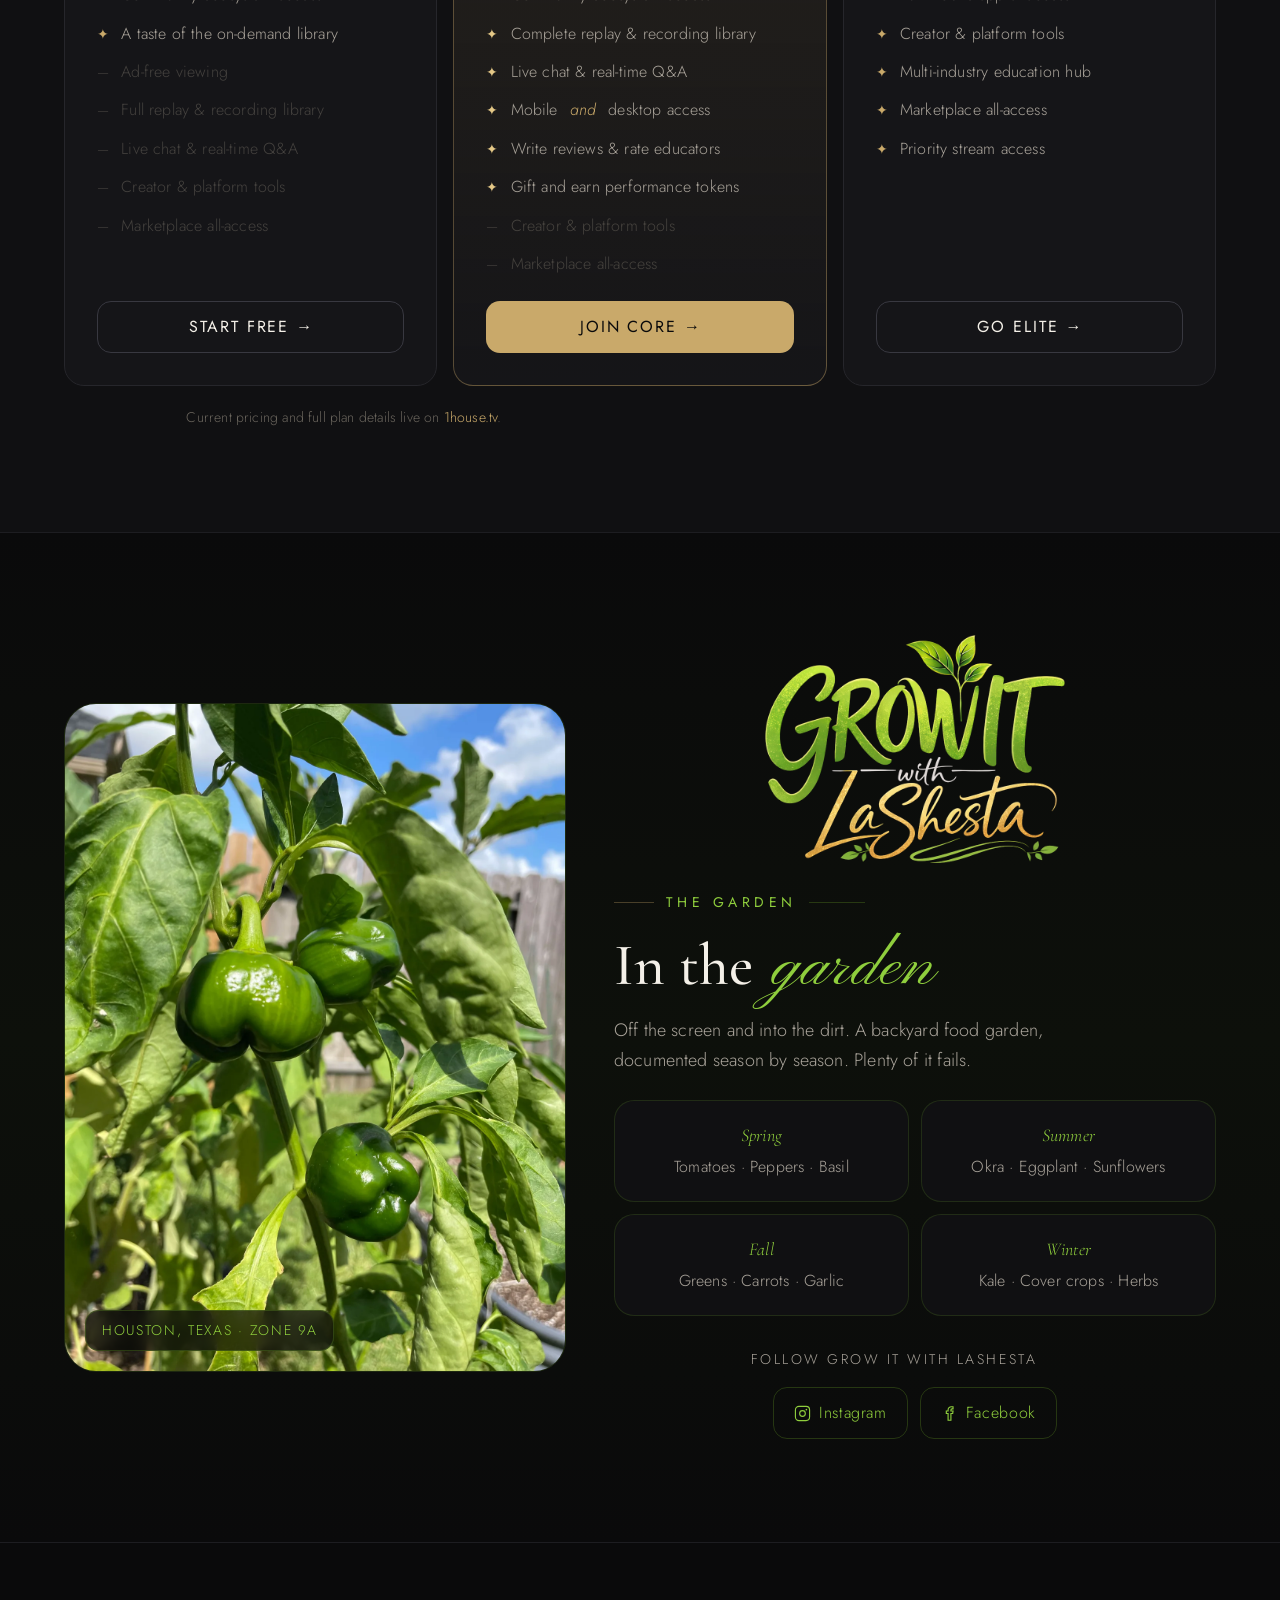
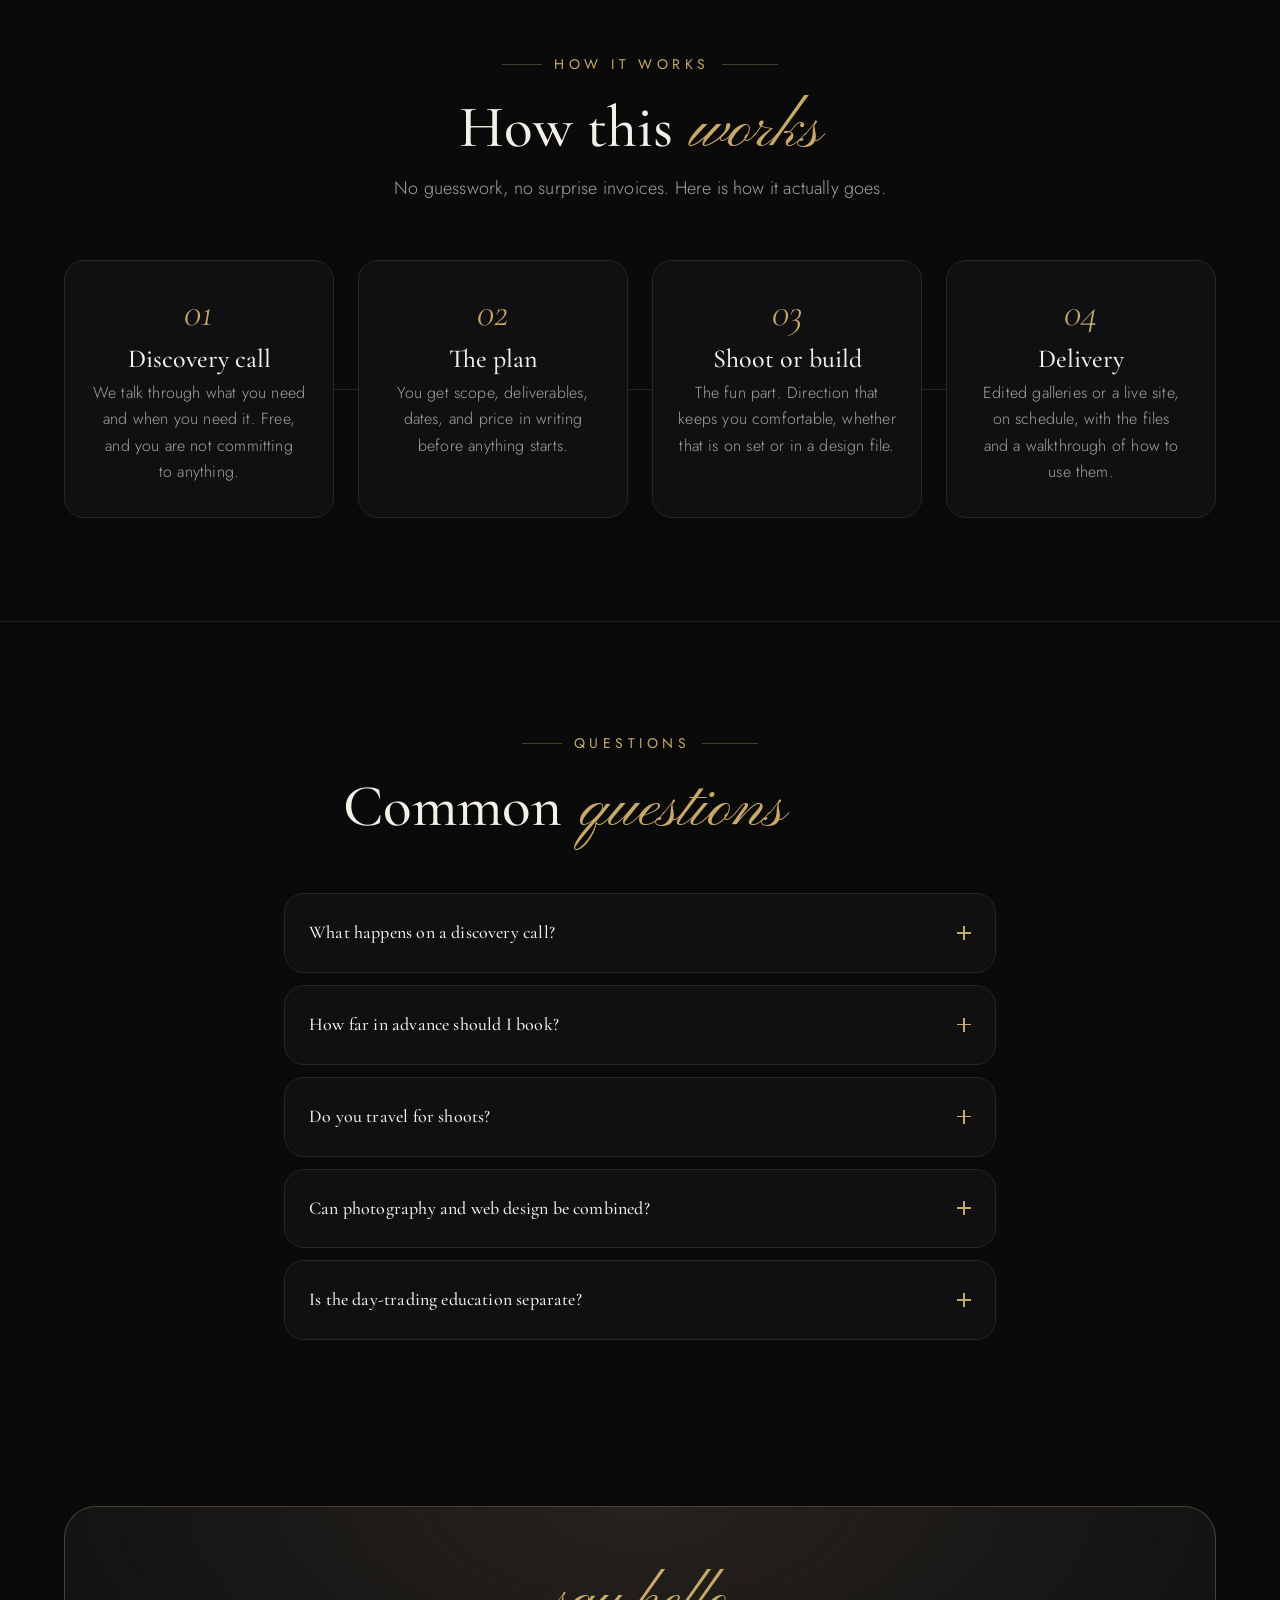
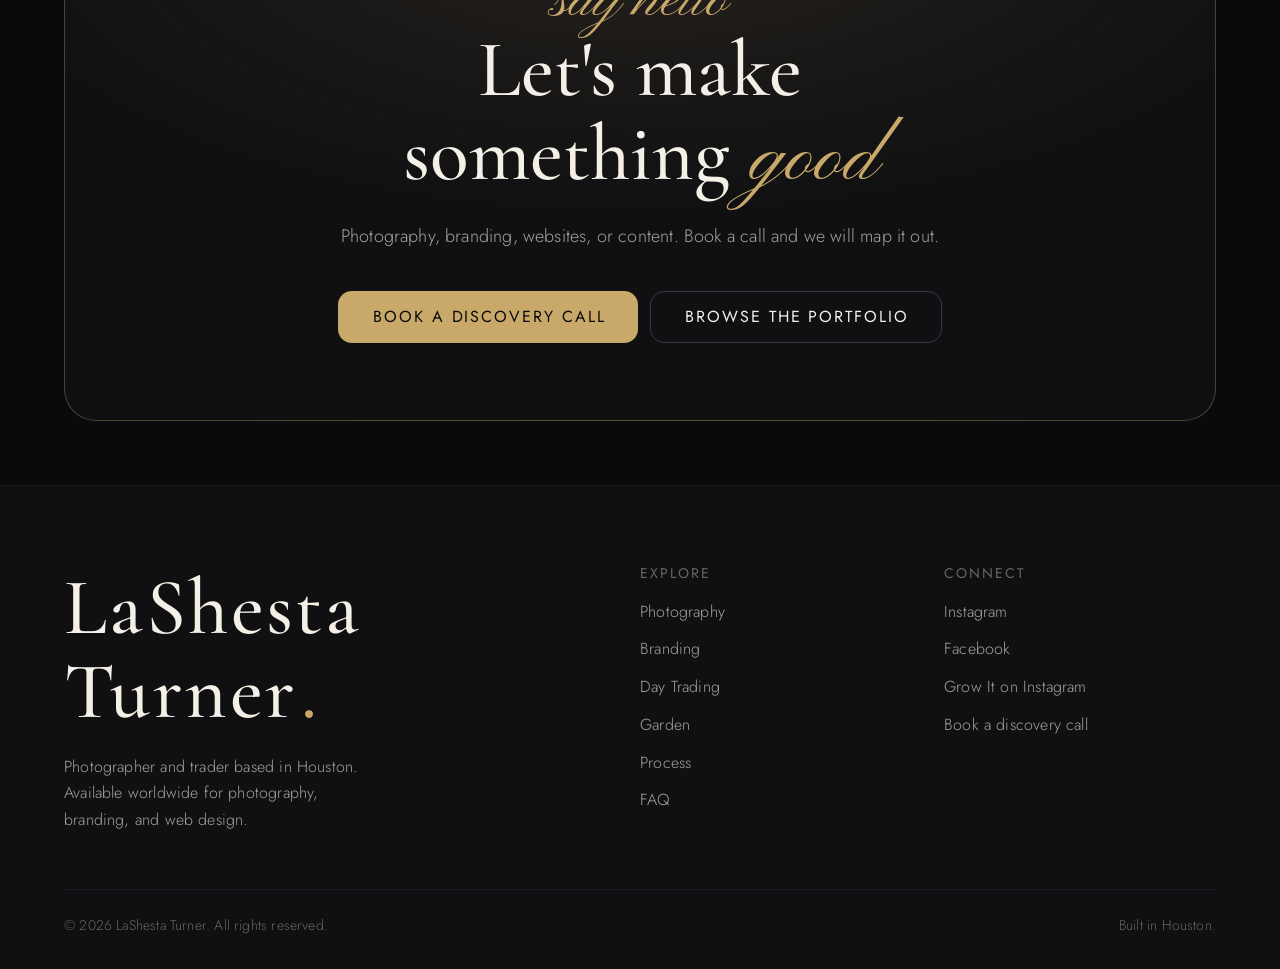
<file: index_2.html>
<!DOCTYPE html>
<html lang="en" data-theme="dark">
<head>
  <meta charset="UTF-8" />
  <meta name="viewport" content="width=device-width, initial-scale=1.0" />
  <title>LaShesta Turner — Photographer · Trader</title>
  <meta name="description" content="LaShesta Turner. Portrait and brand photography, web design, and day trading education. Based in Houston, available worldwide. Book a discovery call." />

  <!-- Fonts: Pinyon Script (cursive) · Cormorant Garamond (serif) · Jost (sans) -->
  <link rel="preconnect" href="https://fonts.googleapis.com" />
  <link rel="preconnect" href="https://fonts.gstatic.com" crossorigin />
  <link href="https://fonts.googleapis.com/css2?family=Pinyon+Script&family=Questrial&family=Cormorant+Garamond:ital,wght@0,400;0,500;0,600;0,700;1,400;1,500&family=Jost:wght@300;400;500&display=swap" rel="stylesheet" />

  <meta property="og:title" content="LaShesta Turner — Photographer · Trader" />
  <meta property="og:description" content="Portrait and brand photography, web design, and trading education. Based in Houston." />
  <meta property="og:type" content="website" />
  <meta property="og:image" content="assets/img/hero.webp" />

  <link rel="icon" href="data:image/svg+xml,%3Csvg xmlns='http://www.w3.org/2000/svg' viewBox='0 0 32 32'%3E%3Crect width='32' height='32' rx='7' fill='%230a0a0b'/%3E%3Ctext x='16' y='24' font-family='Georgia,serif' font-size='20' fill='%23c9a96a' text-anchor='middle'%3ELT%3C/text%3E%3C/svg%3E" />
  <link rel="stylesheet" href="css/style.css" />
</head>
<body>

  <!-- ============ HEADER ============ -->
  <header class="header" id="header">
    <div class="container">
      <nav class="nav" aria-label="Primary">
        <a href="#top" class="brand" aria-label="LaShesta Turner home">
          <img class="brand__mark" src="assets/img/lt-monogram.png" alt="" aria-hidden="true" />
          <span class="brand__name">LaShesta Turner<span class="dot">.</span></span>
        </a>

        <ul class="nav__links" role="list">
          <li><a class="nav__link" href="#photography">Photography</a></li>
          <li><a class="nav__link" href="#branding">Branding</a></li>
          <li><a class="nav__link" href="#trading">Day Trading</a></li>
          <li><a class="nav__link" href="#garden">Garden</a></li>
          <li><a class="nav__link" href="#faq">FAQ</a></li>
        </ul>

        <div class="nav__actions">
          <button class="theme-toggle" data-theme-toggle aria-label="Switch to light mode">
            <svg width="18" height="18" viewBox="0 0 24 24" fill="none" stroke="currentColor" stroke-width="2"><path d="M21 12.79A9 9 0 1 1 11.21 3 7 7 0 0 0 21 12.79z"/></svg>
          </button>
          <button class="btn btn--primary nav__cta" data-book-trigger>Discovery Call</button>
        </div>

        <button class="nav__burger" data-menu-open aria-label="Open menu">
          <svg width="20" height="20" viewBox="0 0 24 24" fill="none" stroke="currentColor" stroke-width="2"><path d="M3 6h18M3 12h18M3 18h18"/></svg>
        </button>
      </nav>
    </div>
  </header>

  <!-- Mobile menu -->
  <div class="mobile-menu" data-mobile-menu>
    <button class="mobile-menu__close" data-menu-close aria-label="Close menu">
      <svg width="20" height="20" viewBox="0 0 24 24" fill="none" stroke="currentColor" stroke-width="2"><path d="M18 6 6 18M6 6l12 12"/></svg>
    </button>
    <nav class="mobile-menu__links" aria-label="Mobile">
      <a href="#photography" data-menu-close>Photography</a>
      <a href="#branding" data-menu-close>Branding</a>
      <a href="#trading" data-menu-close>Day Trading</a>
      <a href="#garden" data-menu-close>Garden</a>
      <a href="#faq" data-menu-close>FAQ</a>
      <a href="#" data-book-trigger data-menu-close style="color:var(--color-gold)">Book a Discovery Call</a>
    </nav>
  </div>

  <main id="top">

    <!-- ============ HERO ============ -->
    <section class="hero">
      <div class="hero__bg"></div>
      <div class="hero__grain"></div>
      <div class="container hero__inner">
        <div class="hero__text">
          <p class="eyebrow">Photographer · Trader</p>
          <h1 class="hero__title">LaShesta <span class="script">Turner</span></h1>
          <div class="hero__meta">
            <p>Portraits, brand work, and websites out of Houston. I trade most mornings and grow most of my own food.</p>
            <div class="hero__actions">
              <a href="#photography" class="btn btn--primary">View Portfolio <span class="arrow">→</span></a>
              <button class="btn btn--ghost" data-book-trigger>Book a Discovery Call</button>
            </div>
          </div>
        </div>
        <div class="hero__portrait">
          <img src="assets/img/hero.webp" alt="LaShesta Turner" />
        </div>
      </div>
      <div class="hero__scroll" aria-hidden="true">Scroll</div>
    </section>

    <!-- Marquee -->
    <div class="marquee" aria-hidden="true">
      <div class="marquee__track">
        <span class="marquee__item">lashesta turner studios photography <span class="star">✦</span></span>
        <span class="marquee__item">brand &amp; web design <span class="star">✦</span></span>
        <span class="marquee__item">day trading with 1house.tv <span class="star">✦</span></span>
        <span class="marquee__item">grow it with lashesta <span class="star">✦</span></span>
        <span class="marquee__item">content creation <span class="star">✦</span></span>
        <span class="marquee__item">editorial direction <span class="star">✦</span></span>
        <span class="marquee__item">lashesta turner studios photography <span class="star">✦</span></span>
        <span class="marquee__item">brand &amp; web design <span class="star">✦</span></span>
        <span class="marquee__item">day trading with 1house.tv <span class="star">✦</span></span>
        <span class="marquee__item">grow it with lashesta <span class="star">✦</span></span>
        <span class="marquee__item">content creation <span class="star">✦</span></span>
        <span class="marquee__item">editorial direction <span class="star">✦</span></span>
      </div>
    </div>

    <!-- ============ PHOTOGRAPHY PORTFOLIO ============ -->
    <section class="section gallery" id="photography">
      <div class="container">
        <div class="section-head section-head--row reveal">
          <div>
            <p class="eyebrow">Photography</p>
            <h2 class="section-title">Recent <span class="script">work</span></h2>
          </div>
          <p class="section-lede">Portraits, fashion, and brand sessions. Filter by category, or book a call straight from any shot.</p>
        </div>

        <div class="filters reveal" role="tablist" aria-label="Filter gallery">
          <button class="filter-btn is-active" data-filter="all">All</button>
          <button class="filter-btn" data-filter="portrait">Portraits</button>
          <button class="filter-btn" data-filter="fashion">Fashion</button>
          <button class="filter-btn" data-filter="lifestyle">Lifestyle</button>
          <button class="filter-btn" data-filter="branding">Branding</button>
        </div>

        <div class="gallery__grid">
          <article class="shot shot--lg reveal" data-category="portrait" tabindex="0">
            <img src="assets/img/gallery-1.webp" alt="Portrait session, orange dress" loading="lazy" />
            <div class="shot__overlay">
              <span class="shot__cat">Portrait</span>
              <h3 class="shot__title">Confidence</h3>
              <button class="shot__book" data-book-trigger data-service="Photography">Book a discovery call →</button>
            </div>
          </article>

          <article class="shot shot--md reveal" data-category="portrait" tabindex="0">
            <img src="assets/img/gallery-2.webp" alt="Studio headshot, white blazer" loading="lazy" />
            <div class="shot__overlay">
              <span class="shot__cat">Portrait</span>
              <h3 class="shot__title">Executive</h3>
              <button class="shot__book" data-book-trigger data-service="Photography">Book a discovery call →</button>
            </div>
          </article>

          <article class="shot shot--tall reveal" data-category="fashion" tabindex="0">
            <img src="assets/img/gallery-3.webp" alt="Fashion shoot, gold pleated skirt" loading="lazy" />
            <div class="shot__overlay">
              <span class="shot__cat">Fashion</span>
              <h3 class="shot__title">Golden Hour</h3>
              <button class="shot__book" data-book-trigger data-service="Photography">Book a discovery call →</button>
            </div>
          </article>

          <article class="shot shot--wide reveal" data-category="lifestyle" tabindex="0">
            <img src="assets/img/gallery-4.webp" alt="Lifestyle session in a kitchen" loading="lazy" />
            <div class="shot__overlay">
              <span class="shot__cat">Lifestyle</span>
              <h3 class="shot__title">Modern Living</h3>
              <button class="shot__book" data-book-trigger data-service="Photography">Book a discovery call →</button>
            </div>
          </article>

          <article class="shot shot--tall reveal" data-category="lifestyle" tabindex="0">
            <img src="assets/img/gallery-5.webp" alt="Lifestyle session on a white sofa" loading="lazy" />
            <div class="shot__overlay">
              <span class="shot__cat">Lifestyle</span>
              <h3 class="shot__title">Quiet Moments</h3>
              <button class="shot__book" data-book-trigger data-service="Photography">Book a discovery call →</button>
            </div>
          </article>

          <article class="shot shot--sm reveal" data-category="branding" tabindex="0">
            <img src="assets/img/gallery-6.webp" alt="Branding session, kitchen counter" loading="lazy" />
            <div class="shot__overlay">
              <span class="shot__cat">Branding</span>
              <h3 class="shot__title">Brand Story</h3>
              <button class="shot__book" data-book-trigger data-service="Photography">Book a discovery call →</button>
            </div>
          </article>

          <article class="shot reveal" data-category="branding" tabindex="0">
            <img src="assets/img/gallery-7.webp" alt="Brand session at a desk" loading="lazy" />
            <div class="shot__overlay">
              <span class="shot__cat">Branding</span>
              <h3 class="shot__title">At the Desk</h3>
              <button class="shot__book" data-book-trigger data-service="Photography">Book a discovery call →</button>
            </div>
          </article>

          <article class="shot reveal" data-category="lifestyle" tabindex="0">
            <img src="assets/img/gallery-8.webp" alt="Outdoor portrait, white blazer and hat" loading="lazy" />
            <div class="shot__overlay">
              <span class="shot__cat">Lifestyle</span>
              <h3 class="shot__title">Golden Hour</h3>
              <button class="shot__book" data-book-trigger data-service="Photography">Book a discovery call →</button>
            </div>
          </article>

          <article class="shot reveal" data-category="portrait" tabindex="0">
            <img src="assets/img/gallery-9.webp" alt="Close-up beauty portrait" loading="lazy" />
            <div class="shot__overlay">
              <span class="shot__cat">Portrait</span>
              <h3 class="shot__title">Close Up</h3>
              <button class="shot__book" data-book-trigger data-service="Photography">Book a discovery call →</button>
            </div>
          </article>
        </div>
      </div>
    </section>

    <!-- ============ BRANDING & WEBSITES ============ -->
    <section class="section branding" id="branding">
      <div class="container">
        <div class="branding__layout">
          <div class="branding__visual reveal">
            <img src="assets/img/branding-portrait.webp" alt="LaShesta behind the camera" loading="lazy" />
            <span class="branding__chip">LaShesta Turner Studios</span>
          </div>
          <div class="branding__content">
            <div class="section-head reveal" style="max-width:60ch">
              <p class="eyebrow">Branding &amp; Websites</p>
              <h2 class="section-title">Make it look like <span class="script">you</span></h2>
              <p class="section-lede">Logos, websites, and content direction for founders who want the whole thing to hang together. Logo through launch.</p>
            </div>

            <div class="brand-list">
              <div class="brand-service reveal">
                <span class="brand-service__num">01</span>
                <div>
                  <div class="brand-service__title">Brand Identity</div>
                  <div class="brand-service__desc">Logo, colors, type, and a guide so nothing drifts later.</div>
                </div>
                <a class="brand-service__cta" href="#" data-book-trigger data-service="Branding">Discovery call →</a>
              </div>
              <div class="brand-service reveal">
                <span class="brand-service__num">02</span>
                <div>
                  <div class="brand-service__title">Website Design</div>
                  <div class="brand-service__desc">Fast, mobile-first sites built to bring in work, matched to your brand.</div>
                </div>
                <a class="brand-service__cta" href="#" data-book-trigger data-service="Website Design">Discovery call →</a>
              </div>
              <div class="brand-service reveal">
                <span class="brand-service__num">03</span>
                <div>
                  <div class="brand-service__title">Content Direction</div>
                  <div class="brand-service__desc">Photo, video, and social planning so you show up the same way everywhere.</div>
                </div>
                <a class="brand-service__cta" href="#" data-book-trigger data-service="Content Creation">Discovery call →</a>
              </div>
            </div>
          </div>
        </div>
      </div>
    </section>

    <!-- ============ DAY TRADING ============ -->
    <section class="section trading" id="trading">
      <div class="container">
        <div class="trading__layout">
          <div class="reveal">
            <p class="eyebrow">Day Trading</p>
            <h2 class="section-title">Trade with a <span class="script">plan</span></h2>
            <p class="section-lede">My trading education lives on <strong style="color:var(--color-gold);font-weight:500">1House.TV</strong>, a streaming platform built for traders. Live sessions with people actually in the market, plus a library you can watch whenever.</p>
            <p style="color:var(--color-text-muted);font-size:var(--text-sm);margin-top:var(--space-4)">Month to month. Cancel whenever.</p>
          </div>

          <div class="reveal">
            <div class="trading__visual">
              <span class="trading__badge">Powered by 1House.TV</span>
              <img src="assets/img/trading.webp" alt="Candlestick chart" loading="lazy" />
            </div>
          </div>
        </div>

        <div class="pkg-grid">
          <div class="pkg reveal">
            <span class="pkg__name">Free</span>
            <div class="pkg__price">$0<span class="per">/ to join</span></div>
            <ul class="pkg__features">
              <li>Live streams (ad-supported)</li>
              <li>Community ecosystem access</li>
              <li>A taste of the on-demand library</li>
              <li class="is-off">Ad-free viewing</li>
              <li class="is-off">Full replay &amp; recording library</li>
              <li class="is-off">Live chat &amp; real-time Q&amp;A</li>
              <li class="is-off">Creator &amp; platform tools</li>
              <li class="is-off">Marketplace all-access</li>
            </ul>
            <a class="btn btn--ghost pkg__btn" href="https://subscribe.1house.tv/lashestaturner" target="_blank" rel="noopener">Start free →</a>
          </div>

          <div class="pkg pkg--featured reveal">
            <span class="pkg__tag">Most popular</span>
            <span class="pkg__name">Core</span>
            <div class="pkg__price">$99<span class="per">/ month</span></div>
            <ul class="pkg__features">
              <li>Live streams with <strong>zero ads</strong></li>
              <li>Community ecosystem access</li>
              <li>Complete replay &amp; recording library</li>
              <li>Live chat &amp; real-time Q&amp;A</li>
              <li>Mobile <em>and</em> desktop access</li>
              <li>Write reviews &amp; rate educators</li>
              <li>Gift and earn performance tokens</li>
              <li class="is-off">Creator &amp; platform tools</li>
              <li class="is-off">Marketplace all-access</li>
            </ul>
            <a class="btn btn--primary pkg__btn" href="https://subscribe.1house.tv/lashestaturner" target="_blank" rel="noopener">Join Core →</a>
          </div>

          <div class="pkg reveal">
            <span class="pkg__name">Elite</span>
            <div class="pkg__price">$165<span class="per">/ month</span></div>
            <ul class="pkg__features">
              <li><strong>Everything in Core</strong>, plus:</li>
              <li>Full mobile app all-access</li>
              <li>Creator &amp; platform tools</li>
              <li>Multi-industry education hub</li>
              <li>Marketplace all-access</li>
              <li>Priority stream access</li>
            </ul>
            <a class="btn btn--ghost pkg__btn" href="https://subscribe.1house.tv/lashestaturner" target="_blank" rel="noopener">Go Elite →</a>
          </div>
        </div>
        <p class="trading__note">Current pricing and full plan details live on <a href="https://subscribe.1house.tv/lashestaturner" target="_blank" rel="noopener" style="color:var(--color-gold)">1house.tv</a>.</p>
      </div>
    </section>

    <!-- ============ GARDENING ============ -->
    <section class="section garden" id="garden">
      <div class="container">
        <div class="garden__layout">
          <div class="garden__media garden__media--photo reveal">
            <img src="assets/img/garden-peppers.webp" alt="Bell peppers ripening on the plant" loading="lazy" />
            <span class="garden__chip">Houston, Texas · Zone 9a</span>
          </div>
          <div class="reveal">
            <img class="garden__brand reveal" src="assets/img/grow-it-logo.png" alt="Grow It with LaShesta" loading="lazy" />
            <p class="eyebrow">The Garden</p>
            <h2 class="section-title">In the <span class="script">garden</span></h2>
            <p class="section-lede">Off the screen and into the dirt. A backyard food garden, documented season by season. Plenty of it fails.</p>

            <div class="season-grid">
              <div class="season reveal"><div class="season__name">Spring</div><div class="season__crop">Tomatoes · Peppers · Basil</div></div>
              <div class="season reveal"><div class="season__name">Summer</div><div class="season__crop">Okra · Eggplant · Sunflowers</div></div>
              <div class="season reveal"><div class="season__name">Fall</div><div class="season__crop">Greens · Carrots · Garlic</div></div>
              <div class="season reveal"><div class="season__name">Winter</div><div class="season__crop">Kale · Cover crops · Herbs</div></div>
            </div>

            <div class="garden__follow reveal">
              <p class="garden__follow-label">Follow Grow It with LaShesta</p>
              <div class="garden__social">
                <a class="garden__social-link" href="https://instagram.com/growitwithlashesta" target="_blank" rel="noopener">
                  <svg viewBox="0 0 24 24" fill="none" stroke="currentColor" stroke-width="1.6" aria-hidden="true"><rect x="2" y="2" width="20" height="20" rx="5"/><circle cx="12" cy="12" r="4"/><circle cx="17.5" cy="6.5" r="1.2" fill="currentColor" stroke="none"/></svg>
                  Instagram
                </a>
                <a class="garden__social-link" href="https://facebook.com/growitwithlashesta" target="_blank" rel="noopener">
                  <svg viewBox="0 0 24 24" fill="none" stroke="currentColor" stroke-width="1.6" aria-hidden="true"><path d="M14 8.5V7a1.5 1.5 0 0 1 1.5-1.5H17V2.5h-2.5A4.5 4.5 0 0 0 10 7v1.5H7.5V12H10v9.5h4V12h2.5l.5-3.5H14z"/></svg>
                  Facebook
                </a>
              </div>
            </div>
          </div>
        </div>
      </div>
    </section>

    <!-- ============ CONTENT CREATOR (Blog + Social) ============ -->
    <!-- ============ PROCESS ============ -->
    <section class="section process" id="process">
      <div class="container">
        <div class="section-head section-head--row reveal">
          <div>
            <p class="eyebrow">How It Works</p>
            <h2 class="section-title">How this <span class="script">works</span></h2>
          </div>
          <p class="section-lede">No guesswork, no surprise invoices. Here is how it actually goes.</p>
        </div>

        <ol class="process__grid" role="list">
          <li class="process__step reveal">
            <span class="process__num">01</span>
            <h3 class="process__title">Discovery call</h3>
            <p class="process__desc">We talk through what you need and when you need it. Free, and you are not committing to anything.</p>
          </li>
          <li class="process__step reveal">
            <span class="process__num">02</span>
            <h3 class="process__title">The plan</h3>
            <p class="process__desc">You get scope, deliverables, dates, and price in writing before anything starts.</p>
          </li>
          <li class="process__step reveal">
            <span class="process__num">03</span>
            <h3 class="process__title">Shoot or build</h3>
            <p class="process__desc">The fun part. Direction that keeps you comfortable, whether that is on set or in a design file.</p>
          </li>
          <li class="process__step reveal">
            <span class="process__num">04</span>
            <h3 class="process__title">Delivery</h3>
            <p class="process__desc">Edited galleries or a live site, on schedule, with the files and a walkthrough of how to use them.</p>
          </li>
        </ol>
      </div>
    </section>

    <!-- ============ FAQ ============ -->
    <section class="section faq" id="faq">
      <div class="container container--narrow">
        <div class="section-head reveal" style="text-align:center">
          <p class="eyebrow" style="justify-content:center">Questions</p>
          <h2 class="section-title">Common <span class="script">questions</span></h2>
        </div>

        <div class="faq__list">
          <details class="faq__item reveal">
            <summary class="faq__q">What happens on a discovery call?<span class="faq__icon" aria-hidden="true"></span></summary>
            <div class="faq__a"><p>We talk through what you are making and what it is for. You will leave knowing the scope and the cost, whether or not you book.</p></div>
          </details>
          <details class="faq__item reveal">
            <summary class="faq__q">How far in advance should I book?<span class="faq__icon" aria-hidden="true"></span></summary>
            <div class="faq__a"><p>Two to four weeks is comfortable for most sessions. Bigger brand or web projects need more runway. Rush dates are sometimes possible, so just ask.</p></div>
          </details>
          <details class="faq__item reveal">
            <summary class="faq__q">Do you travel for shoots?<span class="faq__icon" aria-hidden="true"></span></summary>
            <div class="faq__a"><p>Yes. Sessions are based in Houston, with travel available worldwide for brand and editorial work.</p></div>
          </details>
          <details class="faq__item reveal">
            <summary class="faq__q">Can photography and web design be combined?<span class="faq__icon" aria-hidden="true"></span></summary>
            <div class="faq__a"><p>Often the better buy. Shooting for a specific site means the photos and the layout are made for each other instead of forced together after the fact.</p></div>
          </details>
          <details class="faq__item reveal">
            <summary class="faq__q">Is the day-trading education separate?<span class="faq__icon" aria-hidden="true"></span></summary>
            <div class="faq__a"><p>Yes. Trading education sits on 1House.TV as its own membership and has nothing to do with creative bookings. It is education only. Not financial advice, and not a promise of results.</p></div>
          </details>
        </div>
      </div>
    </section>

    <!-- ============ BOOKING CTA ============ -->
    <section class="section section--tight">
      <div class="container">
        <div class="book-cta reveal">
          <span class="book-cta__script">say hello</span>
          <h2 class="book-cta__title">Let's make something <span class="script">good</span></h2>
          <p>Photography, branding, websites, or content. Book a call and we will map it out.</p>
          <div class="book-cta__actions">
            <button class="btn btn--primary" data-book-trigger>Book a Discovery Call</button>
            <a href="#photography" class="btn btn--ghost">Browse the portfolio</a>
          </div>
        </div>
      </div>
    </section>
  </main>

  <!-- ============ FOOTER ============ -->
  <footer class="footer">
    <div class="container">
      <div class="footer__top">
        <div>
          <div class="footer__brand">LaShesta Turner<span class="dot">.</span></div>
          <p class="footer__tag">Photographer and trader based in Houston. Available worldwide for photography, branding, and web design.</p>
        </div>
        <div class="footer__col">
          <h4>Explore</h4>
          <ul role="list">
            <li><a href="#photography">Photography</a></li>
            <li><a href="#branding">Branding</a></li>
            <li><a href="#trading">Day Trading</a></li>
            <li><a href="#garden">Garden</a></li>
            <li><a href="#process">Process</a></li>
            <li><a href="#faq">FAQ</a></li>
          </ul>
        </div>
        <div class="footer__col">
          <h4>Connect</h4>
          <ul role="list">
            <li><a href="https://instagram.com/lashestaturner" target="_blank" rel="noopener">Instagram</a></li>
            <li><a href="https://facebook.com/lashesta.turner" target="_blank" rel="noopener">Facebook</a></li>
            <li><a href="https://instagram.com/growitwithlashesta" target="_blank" rel="noopener">Grow It on Instagram</a></li>
            <li><a href="#" data-book-trigger>Book a discovery call</a></li>
          </ul>
        </div>
      </div>
      <div class="footer__bottom">
        <span>© <span data-year></span> LaShesta Turner. All rights reserved.</span>
        <span>Built in Houston.</span>
      </div>
    </div>
  </footer>

  <!-- ============ BOOKING MODAL ============ -->
  <div class="booking-overlay" data-booking-overlay aria-hidden="true">
    <div class="booking" role="dialog" aria-modal="true" aria-labelledby="booking-title">
      <div class="booking__head">
        <div>
          <span class="script" style="font-size:var(--text-xl)">discovery call</span>
          <h3 id="booking-title">Book a discovery call</h3>
          <p data-booking-subtitle>Tell me what you have in mind and I will get back to you within a day.</p>
        </div>
        <button class="booking__close" data-book-close aria-label="Close form">
          <svg width="18" height="18" viewBox="0 0 24 24" fill="none" stroke="currentColor" stroke-width="2"><path d="M18 6 6 18M6 6l12 12"/></svg>
        </button>
      </div>

      <form class="booking__body" data-booking-form>
        <input type="hidden" name="service" data-service-field value="Photography" />

        <div class="field">
          <span class="field__label">What can I help with?</span>
          <div class="session-types" data-session-types>
            <button type="button" class="session-type is-selected" data-service-name="Photography" data-service-price="Free">
              <span class="session-type__name">Photography</span>
              <span class="session-type__price">Free</span>
            </button>
            <button type="button" class="session-type" data-service-name="Content Creation" data-service-price="Free">
              <span class="session-type__name">Content Creation</span>
              <span class="session-type__price">Free</span>
            </button>
            <button type="button" class="session-type" data-service-name="Website Design" data-service-price="Free">
              <span class="session-type__name">Website Design</span>
              <span class="session-type__price">Free</span>
            </button>
            <button type="button" class="session-type" data-service-name="Branding" data-service-price="Free">
              <span class="session-type__name">Branding</span>
              <span class="session-type__price">Free</span>
            </button>
          </div>
        </div>

        <div class="field__row">
          <div class="field">
            <label class="field__label" for="bk-name">Name</label>
            <input class="field__input" id="bk-name" name="name" type="text" placeholder="Your name" required />
          </div>
          <div class="field">
            <label class="field__label" for="bk-email">Email</label>
            <input class="field__input" id="bk-email" name="email" type="email" placeholder="you@email.com" required />
          </div>
        </div>

        <div class="field__row">
          <div class="field">
            <label class="field__label" for="bk-phone">Phone (optional)</label>
            <input class="field__input" id="bk-phone" name="phone" type="tel" placeholder="(555) 000-0000" />
          </div>
          <div class="field">
            <label class="field__label" for="bk-date">Preferred date</label>
            <input class="field__input" id="bk-date" name="date" type="date" required />
          </div>
        </div>

        <div class="field">
          <label class="field__label" for="bk-time">Preferred time</label>
          <select class="field__select" id="bk-time" name="time" required>
            <option value="" disabled selected>Select a window</option>
            <option>Morning (9–12)</option>
            <option>Afternoon (12–4)</option>
            <option>Evening (4–7)</option>
            <option>Flexible</option>
          </select>
        </div>

        <div class="field">
          <label class="field__label" for="bk-notes">Project details</label>
          <textarea class="field__textarea" id="bk-notes" name="notes" placeholder="What you have in mind, your timeline, anything else worth knowing"></textarea>
        </div>

        <button type="submit" class="btn btn--primary btn--block">Request discovery call →</button>
        <p style="font-size:var(--text-xs);color:var(--color-text-faint);text-align:center;margin-top:var(--space-3)">No payment required. This just requests the call.</p>
      </form>

      <div class="booking__success" data-booking-success hidden>
        <svg viewBox="0 0 24 24" fill="none" stroke="currentColor" stroke-width="1.6"><path d="M22 11.08V12a10 10 0 1 1-5.93-9.14"/><path d="M22 4 12 14.01l-3-3"/></svg>
        <span class="script">thank you</span>
        <h3>Discovery call requested</h3>
        <p data-success-summary></p>
        <button class="btn btn--ghost" style="margin-top:var(--space-6)" data-book-close>Done</button>
      </div>
    </div>
  </div>

  <script src="js/main.js"></script>
</body>
</html>
</file>
<file: css/style.css>
@charset "UTF-8";
/* LaShesta Turner
   Fonts: Pinyon Script, Cormorant Garamond, Jost */

:root {
  /* Type scale */
  --text-xs: clamp(0.75rem, 0.7rem + 0.25vw, 0.875rem);
  --text-sm: clamp(0.875rem, 0.8rem + 0.35vw, 1rem);
  --text-base: clamp(1rem, 0.95rem + 0.25vw, 1.125rem);
  --text-lg: clamp(1.25rem, 1rem + 0.9vw, 1.625rem);
  --text-xl: clamp(1.6rem, 1.2rem + 1.6vw, 2.5rem);
  --text-2xl: clamp(2.2rem, 1.3rem + 3vw, 4rem);
  --text-3xl: clamp(2.8rem, 1rem + 5vw, 6rem);
  --text-hero: clamp(3rem, 0.6rem + 7vw, 7.5rem);

  /* 4px spacing */
  --space-1: 0.25rem;
  --space-2: 0.5rem;
  --space-3: 0.75rem;
  --space-4: 1rem;
  --space-5: 1.25rem;
  --space-6: 1.5rem;
  --space-8: 2rem;
  --space-10: 2.5rem;
  --space-12: 3rem;
  --space-14: 3.5rem;
  --space-16: 4rem;
  --space-20: 5rem;
  --space-24: 6rem;
  --space-32: 8rem;

  /* Fonts */
  --font-script: 'Pinyon Script', 'Brush Script MT', cursive;
  --font-display: 'Cormorant Garamond', Georgia, serif;
  --font-body: 'Jost', 'Helvetica Neue', sans-serif;
  --font-logo: 'Century Gothic', 'Questrial', 'URW Gothic', 'Futura', 'Avant Garde', 'Jost', sans-serif;

  /* Radius */
  --radius-sm: 0.5rem;
  --radius-md: 0.875rem;
  --radius-lg: 1.25rem;
  --radius-xl: 2rem;
  --radius-full: 9999px;

  --transition-interactive: 240ms cubic-bezier(0.16, 1, 0.3, 1);
  --content-default: 1200px;
  --content-narrow: 760px;
}

/* ---- DARK (default) ---- */
:root,
[data-theme='dark'] {
  --color-bg: #0a0a0b;
  --color-surface: #101012;
  --color-surface-2: #151518;
  --color-surface-offset: #1b1b1f;
  --color-surface-offset-2: #222227;
  --color-divider: #1d1d21;
  --color-border: #26262b;
  --color-border-strong: #383840;

  --color-text: #f4f0e8;
  --color-text-muted: #a8a299;
  --color-text-faint: #6a655d;
  --color-text-inverse: #0a0a0b;

  --color-gold: #c9a96a;
  --color-gold-bright: #e4c887;
  --color-gold-hover: #d6b878;
  --color-gold-soft: rgba(201, 169, 106, 0.12);
  --color-gold-line: rgba(201, 169, 106, 0.32);
  --color-gold-glow: rgba(201, 169, 106, 0.22);

  --shadow-sm: 0 1px 2px rgba(0, 0, 0, 0.5);
  --shadow-md: 0 10px 30px rgba(0, 0, 0, 0.45);
  --shadow-lg: 0 30px 70px rgba(0, 0, 0, 0.6);
}

/* ---- LIGHT (toggle) ---- */
[data-theme='light'] {
  --color-bg: #f6f2ea;
  --color-surface: #fffdf8;
  --color-surface-2: #f2ede2;
  --color-surface-offset: #ece6da;
  --color-surface-offset-2: #e3dccb;
  --color-divider: #e6e0d3;
  --color-border: #ddd5c4;
  --color-border-strong: #c4baa3;

  --color-text: #1b1813;
  --color-text-muted: #5d564c;
  --color-text-faint: #8a8275;
  --color-text-inverse: #fffdf8;

  --color-gold: #9a7b3e;
  --color-gold-bright: #ab8a47;
  --color-gold-hover: #856a30;
  --color-gold-soft: rgba(154, 123, 62, 0.1);
  --color-gold-line: rgba(154, 123, 62, 0.35);
  --color-gold-glow: rgba(154, 123, 62, 0.18);

  --shadow-sm: 0 1px 2px rgba(27, 24, 19, 0.08);
  --shadow-md: 0 10px 30px rgba(27, 24, 19, 0.1);
  --shadow-lg: 0 30px 70px rgba(27, 24, 19, 0.14);
}

/* =========================================================
   Base
   ========================================================= */
*,
*::before,
*::after { box-sizing: border-box; margin: 0; padding: 0; }

html {
  -webkit-text-size-adjust: none;
  text-size-adjust: none;
  -webkit-font-smoothing: antialiased;
  -moz-osx-font-smoothing: grayscale;
  text-rendering: optimizeLegibility;
  scroll-behavior: smooth;
  scroll-padding-top: var(--space-20);
  hanging-punctuation: first last;
}

body {
  min-height: 100dvh;
  line-height: 1.65;
  font-family: var(--font-body);
  font-size: var(--text-base);
  font-weight: 300;
  color: var(--color-text);
  background-color: var(--color-bg);
  overflow-x: hidden;
  letter-spacing: 0.01em;
}

img, picture, video, canvas, svg { display: block; max-width: 100%; height: auto; }
ul[role='list'], ol[role='list'] { list-style: none; }
input, button, textarea, select { font: inherit; color: inherit; }

h1, h2, h3, h4 {
  text-wrap: balance;
  line-height: 1.05;
  font-family: var(--font-display);
  font-weight: 500;
  letter-spacing: 0;
}
p, li, figcaption { text-wrap: pretty; max-width: 70ch; }

::selection { background: var(--color-gold); color: var(--color-text-inverse); }
:focus-visible { outline: 2px solid var(--color-gold); outline-offset: 3px; border-radius: var(--radius-sm); }
button { cursor: pointer; background: none; border: none; }
a { color: inherit; text-decoration: none; transition: color var(--transition-interactive); }

@media (prefers-reduced-motion: reduce) {
  *, *::before, *::after { animation-duration: 0.01ms !important; transition-duration: 0.01ms !important; scroll-behavior: auto !important; }
}

.sr-only { position: absolute; width: 1px; height: 1px; padding: 0; margin: -1px; overflow: hidden; clip: rect(0,0,0,0); white-space: nowrap; border: 0; }

/* Cursive accent utility */
.script { font-family: var(--font-script); font-weight: 400; letter-spacing: 0; color: var(--color-gold); }

/* =========================================================
   Layout helpers
   ========================================================= */
.container { width: 100%; max-width: var(--content-default); margin-inline: auto; padding-inline: var(--space-6); }
.section { padding-block: clamp(var(--space-16), 8vw, var(--space-32)); position: relative; }
.section--tight { padding-block: clamp(var(--space-12), 5vw, var(--space-24)); }

.eyebrow {
  display: inline-flex; align-items: center; gap: var(--space-3);
  font-family: var(--font-body); font-size: var(--text-xs); font-weight: 400;
  letter-spacing: 0.32em; text-transform: uppercase; color: var(--color-gold);
  margin-bottom: var(--space-5);
}
.eyebrow::before { content: ''; width: 2.5rem; height: 1px; background: var(--color-gold-line); }

.section-title {
  font-size: var(--text-2xl);
  max-width: 20ch;
  font-weight: 500;
}
.section-title .script { display: inline; font-size: 1.12em; line-height: 0.8; margin-left: 0.06em; }

.section-lede { color: var(--color-text-muted); font-size: var(--text-base); max-width: 50ch; margin-top: var(--space-5); font-weight: 300; }
.section-head { margin-bottom: var(--space-14); }
.section-head--row { display: flex; align-items: flex-end; justify-content: space-between; gap: var(--space-8); flex-wrap: wrap; }
.section-head--row .section-lede { margin-top: 0; }

/* =========================================================
   Buttons
   ========================================================= */
.btn {
  display: inline-flex; align-items: center; justify-content: center; gap: var(--space-2);
  font-family: var(--font-body); font-size: var(--text-sm); font-weight: 400;
  letter-spacing: 0.12em; text-transform: uppercase;
  line-height: 1; min-height: 3.25rem;
  padding: var(--space-4) var(--space-8); border-radius: var(--radius-full);
  border: 1px solid transparent;
  position: relative; overflow: hidden; isolation: isolate;
  text-indent: 0.12em; /* re-centre against trailing letter-spacing */
  transition: background var(--transition-interactive), color var(--transition-interactive), border-color var(--transition-interactive), transform var(--transition-interactive), box-shadow var(--transition-interactive);
  white-space: nowrap; flex-shrink: 0;
}
.btn > * { position: relative; z-index: 1; }
/* shine sweep */
.btn::after {
  content: ''; position: absolute; top: 0; bottom: 0; left: -60%; width: 40%;
  background: linear-gradient(100deg, transparent, rgba(255,255,255,0.28), transparent);
  transform: skewX(-18deg); opacity: 0; pointer-events: none; z-index: 0;
}
.btn:hover::after { animation: btn-sheen 900ms cubic-bezier(0.16,1,0.3,1) forwards; }
@keyframes btn-sheen {
  0%   { left: -60%; opacity: 0; }
  18%  { opacity: 1; }
  100% { left: 130%; opacity: 0; }
}
.btn:active { transform: translateY(1px); }

.btn--primary { background: var(--color-gold); color: var(--color-text-inverse); }
.btn--primary:hover { background: var(--color-gold-hover); transform: translateY(-2px); box-shadow: 0 12px 32px -8px rgba(201,169,106,0.55); }

.btn--ghost { background: transparent; color: var(--color-text); border-color: var(--color-border-strong); }
.btn--ghost:hover { border-color: var(--color-gold); color: var(--color-gold); transform: translateY(-2px); box-shadow: 0 12px 28px -10px rgba(201,169,106,0.35); }

.btn--block { width: 100%; }
.btn .arrow { transition: transform var(--transition-interactive); }
.btn:hover .arrow { transform: translateX(4px); }

/* =========================================================
   Header / Nav
   ========================================================= */
.header {
  position: sticky; top: 0; z-index: 100;
  background: color-mix(in oklab, var(--color-bg) 80%, transparent);
  backdrop-filter: blur(18px) saturate(140%);
  -webkit-backdrop-filter: blur(18px) saturate(140%);
  border-bottom: 1px solid var(--color-divider);
  transition: transform 0.4s cubic-bezier(0.16,1,0.3,1), box-shadow 0.4s;
}
.header--hidden { transform: translateY(-100%); }
.header--scrolled { box-shadow: var(--shadow-sm); }

.nav { display: flex; align-items: center; justify-content: space-between; gap: var(--space-6); padding-block: var(--space-5); }

.brand { display: flex; align-items: center; gap: var(--space-3); }
.brand__mark { width: 38px; height: auto; flex-shrink: 0; display: block; }
.brand__name { font-family: var(--font-display); font-size: var(--text-xl); font-weight: 500; letter-spacing: 0.03em; line-height: 1.05; color: var(--color-text); white-space: nowrap; }
.brand__name .dot { color: var(--color-gold); }

.nav__links { display: flex; align-items: center; gap: var(--space-2); }
.nav__link {
  font-size: var(--text-xs); font-weight: 400; letter-spacing: 0.14em; text-transform: uppercase;
  color: var(--color-text-muted); padding: var(--space-2) var(--space-4);
  transition: color var(--transition-interactive);
}
.nav__link:hover { color: var(--color-text); }
.nav__link.is-active { color: var(--color-gold); }

.nav__actions { display: flex; align-items: center; gap: var(--space-3); flex-shrink: 0; }

.theme-toggle {
  display: grid; place-items: center; width: 40px; height: 40px;
  border-radius: var(--radius-full); border: 1px solid var(--color-border-strong); color: var(--color-text-muted);
  transition: color var(--transition-interactive), border-color var(--transition-interactive);
}
.theme-toggle:hover { color: var(--color-gold); border-color: var(--color-gold); }

.nav__cta { display: inline-flex; }
.nav__burger { display: none; width: 44px; height: 44px; place-items: center; border: 1px solid var(--color-border-strong); border-radius: var(--radius-full); color: var(--color-text); }

.mobile-menu {
  position: fixed; inset: 0; z-index: 200; background: var(--color-bg);
  display: flex; flex-direction: column; padding: var(--space-12) var(--space-6);
  overflow-y: auto; -webkit-overflow-scrolling: touch;
  min-height: 0;
  visibility: hidden;
  opacity: 0;
  pointer-events: none;
  transform: translateY(-100%);
  transition: transform 0.45s cubic-bezier(0.16,1,0.3,1), opacity 0.3s ease, visibility 0s linear 0.45s;
}
.mobile-menu > * { flex-shrink: 0; }
.mobile-menu.is-open {
  transform: translateY(0); visibility: visible; opacity: 1; pointer-events: auto;
  transition: transform 0.45s cubic-bezier(0.16,1,0.3,1), opacity 0.3s ease, visibility 0s;
}
.mobile-menu__close { align-self: flex-end; width: 44px; height: 44px; place-items: center; border: 1px solid var(--color-border-strong); border-radius: var(--radius-full); }
.mobile-menu__links { display: flex; flex-direction: column; gap: var(--space-1); margin-top: var(--space-8); }
.mobile-menu__links a {
  font-family: var(--font-display); font-size: var(--text-2xl); font-weight: 500;
  padding: var(--space-3) 0; border-bottom: 1px solid var(--color-divider); color: var(--color-text);
}
.mobile-menu__links a:hover { color: var(--color-gold); }

@media (max-width: 1080px) {
  .nav__links, .nav__cta { display: none; }
  .nav__burger { display: grid; }
}

/* =========================================================
   HERO - split layout with real headshot
   ========================================================= */
.hero { position: relative; min-height: 92dvh; display: flex; align-items: center; overflow: hidden; isolation: isolate; padding-top: var(--space-20); }
.hero__bg { position: absolute; inset: 0; z-index: -2; background: radial-gradient(ellipse at 72% 38%, rgba(201,169,106,0.07) 0%, transparent 55%), var(--color-bg); }
.hero__grain {
  position: absolute; inset: 0; z-index: -1; opacity: 0.04; pointer-events: none;
  background-image: url("data:image/svg+xml,%3Csvg viewBox='0 0 200 200' xmlns='http://www.w3.org/2000/svg'%3E%3Cfilter id='n'%3E%3CfeTurbulence type='fractalNoise' baseFrequency='0.9' numOctaves='3'/%3E%3C/filter%3E%3Crect width='100%25' height='100%25' filter='url(%23n)'/%3E%3C/svg%3E");
}
.hero__inner { display: grid; grid-template-columns: 1.15fr 0.85fr; gap: clamp(var(--space-10), 6vw, var(--space-20)); align-items: center; width: 100%; padding-block: var(--space-20); }
.hero__text { max-width: 34rem; }
.hero__title { font-size: var(--text-hero); line-height: 0.9; max-width: 13ch; }
.hero__title .script { font-size: 1.18em; line-height: 0.75; display: block; }
.hero__meta { display: flex; flex-wrap: wrap; gap: var(--space-6) var(--space-10); margin-top: var(--space-8); align-items: center; }
.hero__meta p { color: var(--color-text-muted); font-size: var(--text-base); max-width: 50ch; font-weight: 300; }
.hero__actions { display: flex; gap: var(--space-3); flex-wrap: wrap; }
.hero__portrait { position: relative; justify-self: center; }
.hero__portrait img { width: 100%; max-width: 400px; aspect-ratio: 4/5; object-fit: cover; object-position: center 20%; border-radius: var(--radius-lg); box-shadow: 0 24px 64px rgba(0,0,0,0.55); }
.hero__portrait::before { content: ''; position: absolute; top: -10px; left: -10px; right: -10px; bottom: -10px; border: 1px solid rgba(201,169,106,0.18); border-radius: calc(var(--radius-lg) + 10px); pointer-events: none; }
.hero__portrait::after { content: ''; position: absolute; inset: 0; border-radius: var(--radius-lg); box-shadow: inset 0 0 0 1px rgba(201,169,106,0.22); pointer-events: none; }
.hero__scroll {
  position: absolute; bottom: var(--space-6); right: var(--space-6);
  display: flex; flex-direction: column; align-items: center; gap: var(--space-2);
  font-size: var(--text-xs); letter-spacing: 0.24em; text-transform: uppercase; color: var(--color-text-faint);
  writing-mode: vertical-rl;
}
.hero__scroll::after { content: ''; width: 1px; height: 48px; background: linear-gradient(var(--color-gold), transparent); }
@media (max-width: 860px) {
  .hero__inner { grid-template-columns: 1fr; gap: var(--space-10); }
  .hero__portrait { order: -1; max-width: 260px; }
  .hero__portrait img { max-width: 260px; }
  .hero__scroll { display: none; }
}

/* Marquee */
.marquee { border-block: 1px solid var(--color-divider); background: var(--color-surface); overflow: hidden; padding-block: var(--space-5); }
.marquee__track { display: flex; gap: var(--space-10); white-space: nowrap; width: max-content; animation: marquee 32s linear infinite; }
.marquee:hover .marquee__track { animation-play-state: paused; }
.marquee__item { display: inline-flex; align-items: center; gap: var(--space-10); font-family: var(--font-body); font-style: normal; font-size: var(--text-sm); letter-spacing: 0.08em; color: var(--color-text-muted); }
.marquee__item .star { color: var(--color-gold); font-size: 0.7em; }
@keyframes marquee { to { transform: translateX(-50%); } }

/* =========================================================
   PHOTOGRAPHY GALLERY
   ========================================================= */
.gallery { background: var(--color-bg); }

.filters { display: flex; flex-wrap: wrap; gap: var(--space-2); margin-bottom: var(--space-10); }
.filter-btn {
  font-size: var(--text-xs); font-weight: 400; letter-spacing: 0.14em; text-transform: uppercase;
  padding: var(--space-3) var(--space-5); border-radius: var(--radius-full);
  border: 1px solid var(--color-border-strong); color: var(--color-text-muted);
  transition: all var(--transition-interactive);
}
.filter-btn:hover { color: var(--color-text); border-color: var(--color-text-faint); }
.filter-btn.is-active { background: var(--color-gold); color: var(--color-text-inverse); border-color: var(--color-gold); }

.gallery__grid { columns: 3 320px; column-gap: var(--space-4); }
.shot { position: relative; overflow: hidden; border-radius: var(--radius-lg); background: var(--color-surface); cursor: pointer; border: 1px solid var(--color-divider); display: inline-block; width: 100%; break-inside: avoid; margin-bottom: var(--space-4); }
.shot img { width: 100%; height: auto; display: block; transition: transform 0.7s cubic-bezier(0.16,1,0.3,1); }
.shot:hover img { transform: scale(1.04); }

.shot__overlay {
  position: absolute; inset: 0; display: flex; flex-direction: column; justify-content: flex-end;
  padding: var(--space-6); background: linear-gradient(180deg, transparent 38%, rgba(10,10,11,0.9) 100%);
  opacity: 0; transition: opacity var(--transition-interactive);
}
.shot:hover .shot__overlay, .shot:focus-within .shot__overlay { opacity: 1; }
.shot__cat { font-size: var(--text-xs); letter-spacing: 0.18em; text-transform: uppercase; color: var(--color-gold); }
.shot__title { font-family: var(--font-display); font-size: var(--text-lg); color: #fff; margin-top: var(--space-1); font-weight: 500; }
.shot__book { margin-top: var(--space-4); align-self: flex-start; font-size: var(--text-xs); letter-spacing: 0.14em; text-transform: uppercase; color: var(--color-gold); display: inline-flex; align-items: center; gap: var(--space-2); border-bottom: 1px solid var(--color-gold-line); padding-bottom: 2px; }

@media (max-width: 820px) {
  .gallery__grid { columns: 2 260px; }
}
@media (max-width: 520px) {
  .gallery__grid { columns: 1; }
}

/* =========================================================
   DAY TRADING - 1House.TV packages
   ========================================================= */
.trading { background: var(--color-surface); border-block: 1px solid var(--color-divider); }
.trading__layout { display: grid; grid-template-columns: 1.05fr 1fr; gap: var(--space-12); align-items: center; }
@media (max-width: 880px) { .trading__layout { grid-template-columns: 1fr; gap: var(--space-10); } }

.trading__visual { position: relative; border-radius: var(--radius-xl); overflow: hidden; border: 1px solid var(--color-border); aspect-ratio: 4 / 3; }
.trading__visual img { width: 100%; height: 100%; object-fit: cover; }
.trading__visual::after { content: ''; position: absolute; inset: 0; background: linear-gradient(180deg, rgba(10,10,11,0.05), rgba(10,10,11,0.45)); }
.trading__badge {
  position: absolute; top: var(--space-5); left: var(--space-5); z-index: 2;
  display: inline-flex; align-items: center; gap: var(--space-2);
  background: rgba(10,10,11,0.65); backdrop-filter: blur(8px); border: 1px solid var(--color-gold-line);
  border-radius: var(--radius-full); padding: var(--space-2) var(--space-4);
  font-size: var(--text-xs); letter-spacing: 0.12em; text-transform: uppercase; color: var(--color-gold);
}

.pkg-grid { display: grid; grid-template-columns: repeat(3, 1fr); gap: var(--space-4); margin-top: var(--space-10); }
@media (max-width: 880px) { .pkg-grid { grid-template-columns: 1fr; } }
.pkg {
  position: relative; display: flex; flex-direction: column; padding: var(--space-8);
  border: 1px solid var(--color-border); border-radius: var(--radius-lg); background: var(--color-surface-2);
  transition: border-color var(--transition-interactive), transform var(--transition-interactive);
}
.pkg:hover { border-color: var(--color-gold); transform: translateY(-4px); }
.pkg--featured { border-color: var(--color-gold-line); background: linear-gradient(180deg, var(--color-gold-soft), var(--color-surface-2)); }
.pkg__tag { position: absolute; top: var(--space-4); right: var(--space-5); font-size: var(--text-xs); letter-spacing: 0.14em; text-transform: uppercase; color: var(--color-gold); }
.pkg__name { font-family: var(--font-display); font-size: var(--text-lg); font-weight: 600; }
.pkg__price { font-family: var(--font-display); font-size: var(--text-xl); color: var(--color-text); margin-top: var(--space-1); }
.pkg__price .per { font-family: var(--font-body); font-size: var(--text-xs); letter-spacing: 0.1em; text-transform: uppercase; color: var(--color-text-faint); margin-left: var(--space-1); }
.pkg__features { list-style: none; margin: var(--space-5) 0 var(--space-6); display: flex; flex-direction: column; gap: var(--space-3); }
.pkg__features li { font-size: var(--text-sm); color: var(--color-text-muted); display: flex; gap: var(--space-3); align-items: flex-start; }
.pkg__features li::before { content: '\2726'; color: var(--color-gold); font-size: 0.85em; margin-top: 0.15em; flex-shrink: 0; }
.pkg__btn { margin-top: auto; }

.trading__note { font-size: var(--text-xs); color: var(--color-text-faint); margin-top: var(--space-5); text-align: center; }

/* =========================================================
   GARDENING
   ========================================================= */
.garden { background: var(--color-bg); }
.garden__layout { display: grid; grid-template-columns: 5fr 6fr; gap: var(--space-12); align-items: center; }
@media (max-width: 880px) { .garden__layout { grid-template-columns: 1fr; gap: var(--space-10); } }
.garden__media { position: relative; border-radius: var(--radius-xl); overflow: hidden; aspect-ratio: 4 / 3; border: 1px solid var(--color-border); }
.garden__media img { width: 100%; height: 100%; object-fit: cover; }
.garden__chip {
  position: absolute; bottom: var(--space-5); left: var(--space-5);
  background: rgba(10,10,11,0.65); backdrop-filter: blur(8px); border: 1px solid var(--color-gold-line);
  border-radius: var(--radius-full); padding: var(--space-2) var(--space-4);
  font-size: var(--text-xs); letter-spacing: 0.12em; text-transform: uppercase; color: var(--color-gold);
}
.season-grid { display: grid; grid-template-columns: repeat(2, 1fr); gap: var(--space-3); margin-top: var(--space-6); }
.season { padding: var(--space-5); border: 1px solid var(--color-border); border-radius: var(--radius-lg); background: var(--color-surface); }
.season__name { font-family: var(--font-display); font-style: italic; font-size: var(--text-base); color: var(--color-gold); }
.season__crop { font-size: var(--text-sm); color: var(--color-text-muted); margin-top: var(--space-1); }

/* =========================================================
   BRANDING / WEBSITES
   ========================================================= */
.branding { background: var(--color-surface); border-block: 1px solid var(--color-divider); }
.branding__layout { display: grid; grid-template-columns: 0.8fr 1.2fr; gap: clamp(var(--space-10), 5vw, var(--space-16)); align-items: start; }
.branding__visual { position: relative; }
.branding__visual img { width: 100%; aspect-ratio: 4/5; object-fit: cover; object-position: center 30%; border-radius: var(--radius-lg); box-shadow: 0 16px 48px rgba(0,0,0,0.4); }
.branding__visual::after { content: ''; position: absolute; inset: 0; border-radius: var(--radius-lg); box-shadow: inset 0 0 0 1px rgba(201,169,106,0.2); pointer-events: none; }
.branding__chip { position: absolute; bottom: var(--space-5); left: var(--space-5); background: rgba(10,10,11,0.85); border: 1px solid rgba(201,169,106,0.3); padding: var(--space-2) var(--space-4); border-radius: var(--radius-full); font-size: var(--text-xs); letter-spacing: 0.1em; text-transform: uppercase; color: var(--color-gold); }
@media (max-width: 860px) { .branding__layout { grid-template-columns: 1fr; } .branding__visual { max-width: 340px; } }
.brand-list { display: flex; flex-direction: column; gap: var(--space-3); margin-top: var(--space-8); }
.brand-service {
  display: flex; align-items: center; gap: var(--space-5); padding: var(--space-6) var(--space-7);
  border: 1px solid var(--color-border); border-radius: var(--radius-lg); background: var(--color-surface-2);
  transition: border-color var(--transition-interactive), transform var(--transition-interactive);
}
.brand-service:hover { border-color: var(--color-gold); transform: translateX(6px); }
.brand-service__num { font-family: var(--font-script); font-size: var(--text-2xl); color: var(--color-gold); line-height: 1; min-width: 2ch; }
.brand-service__title { font-family: var(--font-display); font-size: var(--text-lg); font-weight: 600; }
.brand-service__desc { font-size: var(--text-sm); color: var(--color-text-muted); }
.brand-service__cta { margin-left: auto; font-size: var(--text-xs); letter-spacing: 0.14em; text-transform: uppercase; color: var(--color-gold); white-space: nowrap; }

@media (max-width: 640px) {
  .brand-service { flex-wrap: wrap; }
  .brand-service__cta { margin-left: 0; margin-top: var(--space-2); }
}

/* =========================================================
   CONTENT CREATOR (Blog + Social combined)
   ========================================================= */
.creator { background: var(--color-bg); }
.creator__grid { display: grid; grid-template-columns: 2fr 1fr; gap: var(--space-12); align-items: start; }
@media (max-width: 920px) { .creator__grid { grid-template-columns: 1fr; gap: var(--space-10); } }

.blog__grid { display: grid; grid-template-columns: repeat(2, 1fr); gap: var(--space-5); }
@media (max-width: 640px) { .blog__grid { grid-template-columns: 1fr; } }

.post-card { display: flex; flex-direction: column; border: 1px solid var(--color-border); border-radius: var(--radius-lg); overflow: hidden; background: var(--color-surface); transition: border-color var(--transition-interactive), transform var(--transition-interactive); }
.post-card:hover { border-color: var(--color-gold); transform: translateY(-4px); }
.post-card__media { aspect-ratio: 16 / 10; overflow: hidden; }
.post-card__media img { width: 100%; height: 100%; object-fit: cover; object-position: center 15%; transition: transform 0.7s cubic-bezier(0.16,1,0.3,1); }
.post-card:hover .post-card__media img { transform: scale(1.04); }
.post-card__body { padding: var(--space-6); display: flex; flex-direction: column; gap: var(--space-2); flex: 1; }
.post-card__meta { display: flex; gap: var(--space-3); font-size: var(--text-xs); letter-spacing: 0.1em; text-transform: uppercase; color: var(--color-text-faint); }
.post-card__meta .cat { color: var(--color-gold); }
.post-card__title { font-family: var(--font-display); font-size: var(--text-lg); font-weight: 600; line-height: 1.2; }
.post-card__excerpt { font-size: var(--text-sm); color: var(--color-text-muted); flex: 1; }
.post-card__read { margin-top: var(--space-2); font-size: var(--text-xs); letter-spacing: 0.14em; text-transform: uppercase; color: var(--color-gold); display: inline-flex; align-items: center; gap: var(--space-2); }

/* Social rail */
.social-rail { position: sticky; top: 7rem; display: flex; flex-direction: column; gap: var(--space-4); }
.social-card { border: 1px solid var(--color-border); border-radius: var(--radius-lg); overflow: hidden; background: var(--color-surface); transition: border-color var(--transition-interactive); }
.social-card:hover { border-color: var(--color-gold); }
.social-card__media { aspect-ratio: 4 / 3; overflow: hidden; }
.social-card__media img { width: 100%; height: 100%; object-fit: cover; }
.social-card__body { padding: var(--space-4) var(--space-5); }
.social-card__head { display: flex; align-items: center; gap: var(--space-3); margin-bottom: var(--space-2); }
.social-card__avatar { width: 34px; height: 34px; border-radius: 50%; background: var(--color-gold-soft); border: 1px solid var(--color-gold-line); display: grid; place-items: center; color: var(--color-gold); font-family: var(--font-script); font-size: var(--text-base); }
.social-card__handle { font-size: var(--text-sm); font-weight: 500; }
.social-card__platform { font-size: var(--text-xs); color: var(--color-text-faint); }
.social-card__caption { font-size: var(--text-sm); color: var(--color-text-muted); }
.social-card__stats { display: flex; gap: var(--space-4); font-size: var(--text-xs); color: var(--color-text-faint); margin-top: var(--space-2); }

.social__handles { display: flex; flex-wrap: wrap; gap: var(--space-2); margin-top: var(--space-6); }
.social-handle { display: inline-flex; align-items: center; gap: var(--space-2); padding: var(--space-2) var(--space-4); border: 1px solid var(--color-border-strong); border-radius: var(--radius-full); font-size: var(--text-xs); letter-spacing: 0.08em; transition: all var(--transition-interactive); }
.social-handle:hover { border-color: var(--color-gold); color: var(--color-gold); }

/* =========================================================
   BOOKING CTA BANNER
   ========================================================= */
.book-cta {
  position: relative; overflow: hidden; text-align: center;
  background:
    radial-gradient(110% 110% at 50% 0%, var(--color-gold-soft), transparent 55%),
    var(--color-surface);
  border: 1px solid var(--color-gold-line); border-radius: var(--radius-xl);
  padding: clamp(var(--space-12), 6vw, var(--space-24));
}
.book-cta__script { font-family: var(--font-script); font-size: var(--text-2xl); color: var(--color-gold); display: block; line-height: 0.6; margin-bottom: var(--space-2); }
.book-cta__title { font-size: var(--text-3xl); max-width: 18ch; margin-inline: auto; }
.book-cta p { color: var(--color-text-muted); margin-inline: auto; margin-top: var(--space-5); }
.book-cta__actions { display: flex; gap: var(--space-3); justify-content: center; margin-top: var(--space-10); flex-wrap: wrap; }

/* =========================================================
   BOOKING MODAL
   ========================================================= */
.booking-overlay {
  position: fixed; inset: 0; z-index: 300; background: rgba(6,6,7,0.72); backdrop-filter: blur(10px);
  display: flex; align-items: center; justify-content: center; padding: var(--space-4);
  opacity: 0; visibility: hidden; transition: opacity var(--transition-interactive), visibility var(--transition-interactive);
}
.booking-overlay.is-open { opacity: 1; visibility: visible; }
.booking {
  width: 100%; max-width: 560px; max-height: 92dvh; overflow-y: auto;
  background: var(--color-surface); border: 1px solid var(--color-border-strong); border-radius: var(--radius-xl);
  box-shadow: var(--shadow-lg); transform: translateY(18px) scale(0.98); transition: transform var(--transition-interactive);
}
.booking-overlay.is-open .booking { transform: translateY(0) scale(1); }
.booking__head { display: flex; align-items: flex-start; justify-content: space-between; gap: var(--space-4); padding: var(--space-8) var(--space-8) var(--space-5); border-bottom: 1px solid var(--color-divider); }
.booking__head h3 { font-size: var(--text-xl); }
.booking__head .script { color: var(--color-gold); }
.booking__head p { font-size: var(--text-sm); color: var(--color-text-muted); margin-top: var(--space-1); }
.booking__close { width: 40px; height: 40px; flex-shrink: 0; display: grid; place-items: center; border: 1px solid var(--color-border-strong); border-radius: var(--radius-full); color: var(--color-text-muted); }
.booking__close:hover { color: var(--color-gold); border-color: var(--color-gold); }
.booking__body { padding: var(--space-8); }

.field { margin-bottom: var(--space-4); }
.field__label { display: block; font-size: var(--text-xs); letter-spacing: 0.14em; text-transform: uppercase; color: var(--color-text-muted); margin-bottom: var(--space-2); }
.field__input, .field__select, .field__textarea {
  width: 100%; padding: var(--space-3) var(--space-4); background: var(--color-surface-2);
  border: 1px solid var(--color-border-strong); border-radius: var(--radius-md); color: var(--color-text);
  font-size: var(--text-sm); font-family: var(--font-body); transition: border-color var(--transition-interactive);
}
.field__input:focus, .field__select:focus, .field__textarea:focus { outline: none; border-color: var(--color-gold); box-shadow: 0 0 0 3px var(--color-gold-soft); }
.field__textarea { min-height: 84px; resize: vertical; }
.field__row { display: grid; grid-template-columns: 1fr 1fr; gap: var(--space-4); }
@media (max-width: 480px) { .field__row { grid-template-columns: 1fr; } }

.session-types { display: grid; grid-template-columns: repeat(2, 1fr); gap: var(--space-2); }
.session-type { text-align: left; padding: var(--space-4) var(--space-5); border: 1px solid var(--color-border-strong); border-radius: var(--radius-md); background: var(--color-surface-2); transition: all var(--transition-interactive); }
.session-type:hover { border-color: var(--color-text-faint); }
.session-type.is-selected { border-color: var(--color-gold); background: var(--color-gold-soft); }
.session-type__name { font-family: var(--font-display); font-weight: 600; font-size: var(--text-base); }
.session-type__price { font-size: var(--text-xs); color: var(--color-gold); margin-top: var(--space-1); letter-spacing: 0.05em; }

.booking__success { text-align: center; padding: var(--space-14) var(--space-8); }
.booking__success svg { width: 60px; height: 60px; color: var(--color-gold); margin-inline: auto; }
.booking__success h3 { font-size: var(--text-xl); margin-top: var(--space-5); }
.booking__success .script { color: var(--color-gold); display: block; font-size: var(--text-2xl); line-height: 0.6; margin-bottom: var(--space-3); }
.booking__success p { color: var(--color-text-muted); margin-top: var(--space-3); }

/* =========================================================
   FOOTER
   ========================================================= */
.footer { border-top: 1px solid var(--color-divider); background: var(--color-surface); padding-block: var(--space-20) var(--space-8); }
.footer__top { display: grid; grid-template-columns: 2fr 1fr 1fr; gap: var(--space-8); margin-bottom: var(--space-14); }
@media (max-width: 700px) { .footer__top { grid-template-columns: 1fr; } }
.footer__brand { font-family: var(--font-display); font-size: var(--text-3xl); font-weight: 500; letter-spacing: 0.03em; line-height: 1.05; }
.footer__brand .dot { color: var(--color-gold); }
.footer__tag { color: var(--color-text-muted); font-size: var(--text-sm); margin-top: var(--space-5); max-width: 36ch; font-weight: 300; }
.footer__col h4 { font-family: var(--font-body); font-size: var(--text-xs); letter-spacing: 0.14em; text-transform: uppercase; color: var(--color-text-faint); margin-bottom: var(--space-4); font-weight: 400; }
.footer__col ul { display: flex; flex-direction: column; gap: var(--space-2); }
.footer__col a { font-size: var(--text-sm); color: var(--color-text-muted); }
.footer__col a:hover { color: var(--color-gold); }
.footer__bottom { display: flex; justify-content: space-between; gap: var(--space-4); padding-top: var(--space-6); border-top: 1px solid var(--color-divider); font-size: var(--text-xs); color: var(--color-text-faint); flex-wrap: wrap; }

/* =========================================================
   Reveal-on-scroll
   ========================================================= */
.reveal { opacity: 0; transform: translateY(28px); transition: opacity 0.8s cubic-bezier(0.16,1,0.3,1), transform 0.8s cubic-bezier(0.16,1,0.3,1); }
.reveal.is-visible { opacity: 1; transform: none; }

.gallery__grid .reveal:nth-child(1) { transition-delay: 0ms; }
.gallery__grid .reveal:nth-child(2) { transition-delay: 80ms; }
.gallery__grid .reveal:nth-child(3) { transition-delay: 160ms; }
.gallery__grid .reveal:nth-child(4) { transition-delay: 240ms; }
.gallery__grid .reveal:nth-child(5) { transition-delay: 320ms; }
.gallery__grid .reveal:nth-child(6) { transition-delay: 400ms; }

.pkg-grid .reveal:nth-child(1) { transition-delay: 0ms; }
.pkg-grid .reveal:nth-child(2) { transition-delay: 100ms; }
.pkg-grid .reveal:nth-child(3) { transition-delay: 200ms; }

.brand-list .reveal:nth-child(1) { transition-delay: 0ms; }
.brand-list .reveal:nth-child(2) { transition-delay: 100ms; }
.brand-list .reveal:nth-child(3) { transition-delay: 200ms; }

.season-grid .season:nth-child(1) { transition-delay: 0ms; }
.season-grid .season:nth-child(2) { transition-delay: 80ms; }
.season-grid .season:nth-child(3) { transition-delay: 160ms; }
.season-grid .season:nth-child(4) { transition-delay: 240ms; }

/* Motion and hover states */

/* ---- Garden art panel ---- */
.garden__media--art { aspect-ratio: 4 / 3; background: var(--color-bg); }
.garden__art { width: 100%; height: 100%; display: block; }
.garden__art-grow path,
.garden__art-grow ellipse {
  opacity: 0;
  animation: garden-grow 1400ms cubic-bezier(0.16,1,0.3,1) forwards;
}
.garden__art-grow path { stroke-dasharray: 320; stroke-dashoffset: 320; }
.garden__art-grow path:nth-child(1) { animation-delay: 60ms; }
.garden__art-grow path:nth-child(2) { animation-delay: 180ms; }
.garden__art-grow path:nth-child(3) { animation-delay: 260ms; }
.garden__art-grow path:nth-child(4) { animation-delay: 140ms; }
.garden__art-grow path:nth-child(5) { animation-delay: 300ms; }
.garden__art-grow path:nth-child(6) { animation-delay: 360ms; }
.garden__art-grow path:nth-child(7) { animation-delay: 220ms; }
.garden__art-grow path:nth-child(8) { animation-delay: 400ms; }
.garden__art-grow path:nth-child(9) { animation-delay: 320ms; }
.garden__art-grow path:nth-child(10){ animation-delay: 460ms; }
.garden__art-grow ellipse { animation: garden-leaf 900ms cubic-bezier(0.16,1,0.3,1) forwards; animation-delay: 620ms; }
@keyframes garden-grow { to { opacity: 1; stroke-dashoffset: 0; } }
@keyframes garden-leaf { from { opacity: 0; } to { opacity: 1; } }
.garden__art-bloom circle { opacity: 0; animation: garden-leaf 900ms ease forwards; animation-delay: 820ms; }
/* glow on the sun disc */
.garden__media--art::after {
  content: ''; position: absolute; inset: 0; pointer-events: none;
  background: radial-gradient(60% 55% at 70% 30%, rgba(228,200,135,0.10), transparent 70%);
  animation: garden-breathe 9s ease-in-out infinite;
}
@keyframes garden-breathe { 0%,100% { opacity: 0.55; } 50% { opacity: 1; } }

/* ---- Scroll reveal ---- */
.reveal { transition: opacity 900ms cubic-bezier(0.16,1,0.3,1), transform 900ms cubic-bezier(0.16,1,0.3,1), filter 900ms ease; }
.reveal:not(.is-visible) { filter: blur(6px); }
.reveal.is-visible { filter: blur(0); }

/* ---- Header ---- */
.header { transition: background 400ms ease, backdrop-filter 400ms ease, border-color 400ms ease, padding 400ms ease; }
.header.is-scrolled {
  background: rgba(10,10,11,0.72);
  backdrop-filter: blur(18px) saturate(140%);
  border-bottom: 1px solid var(--color-gold-line);
  box-shadow: 0 12px 40px -20px rgba(0,0,0,0.9);
}
[data-theme='light'] .header.is-scrolled { background: rgba(246,242,234,0.78); }

/* scroll progress bar */
.scroll-progress {
  position: fixed; top: 0; left: 0; height: 2px; width: 0;
  background: linear-gradient(90deg, var(--color-gold), var(--color-gold-bright));
  z-index: 999; pointer-events: none;
  box-shadow: 0 0 14px var(--color-gold-glow);
}

/* ---- Hero ---- */
.hero__text > *,
.hero__portrait { opacity: 0; animation: hero-rise 1200ms cubic-bezier(0.16,1,0.3,1) forwards; }
.hero__text .eyebrow    { animation-delay: 120ms; }
.hero__text .hero__title{ animation-delay: 260ms; }
.hero__text .hero__meta { animation-delay: 420ms; }
.hero__portrait         { animation-delay: 340ms; }
@keyframes hero-rise { from { opacity: 0; transform: translateY(26px); } to { opacity: 1; transform: translateY(0); } }

/* slow zoom on the portrait */
.hero__portrait img { animation: kenburns 22s ease-in-out infinite alternate; will-change: transform; }
@keyframes kenburns { from { transform: scale(1); } to { transform: scale(1.07); } }

/* gold wash behind the hero */
.hero__bg::after {
  content: ''; position: absolute; inset: -20%;
  background: radial-gradient(45% 40% at 30% 25%, var(--color-gold-glow), transparent 70%);
  animation: hero-drift 18s ease-in-out infinite alternate;
  pointer-events: none;
}
@keyframes hero-drift {
  from { transform: translate3d(-3%, -2%, 0) scale(1); }
  to   { transform: translate3d(4%, 3%, 0) scale(1.12); }
}

/* scroll cue */
.hero__scroll { position: relative; }
.hero__scroll::after {
  content: ''; position: absolute; left: 50%; bottom: -34px; width: 1px; height: 28px;
  background: linear-gradient(180deg, var(--color-gold), transparent);
  animation: scroll-cue 2.2s ease-in-out infinite;
}
@keyframes scroll-cue { 0%,100% { opacity: 0.2; transform: scaleY(0.5); } 50% { opacity: 1; transform: scaleY(1); } }

/* ---- Section headings ---- */
.eyebrow { display: inline-flex; align-items: center; gap: var(--space-3); }
.eyebrow::after {
  content: ''; height: 1px; width: 0; background: var(--color-gold-line);
  transition: width 900ms cubic-bezier(0.16,1,0.3,1) 200ms;
}
.reveal.is-visible .eyebrow::after,
.is-visible .eyebrow::after { width: 56px; }

/* ---- Gallery ---- */
.shot { transition: border-color 400ms ease, box-shadow 500ms ease, transform 500ms cubic-bezier(0.16,1,0.3,1); }
.shot:hover {
  border-color: var(--color-gold-line);
  box-shadow: 0 28px 70px -30px rgba(0,0,0,0.9), 0 0 0 1px var(--color-gold-soft);
  transform: translateY(-4px);
}
.shot__overlay { transition: opacity 420ms ease; }
.shot__cat, .shot__title, .shot__book {
  transform: translateY(12px); opacity: 0;
  transition: transform 520ms cubic-bezier(0.16,1,0.3,1), opacity 420ms ease;
}
.shot:hover .shot__cat,    .shot:focus-within .shot__cat    { transform: none; opacity: 1; transition-delay: 60ms; }
.shot:hover .shot__title,  .shot:focus-within .shot__title  { transform: none; opacity: 1; transition-delay: 120ms; }
.shot:hover .shot__book,   .shot:focus-within .shot__book   { transform: none; opacity: 1; transition-delay: 180ms; }

/* expand glyph */
.shot__expand {
  position: absolute; top: var(--space-4); right: var(--space-4);
  width: 38px; height: 38px; display: grid; place-items: center;
  border-radius: var(--radius-full); border: 1px solid var(--color-gold-line);
  background: rgba(10,10,11,0.6); backdrop-filter: blur(8px); color: var(--color-gold);
  opacity: 0; transform: scale(0.85); pointer-events: none;
  transition: opacity 380ms ease, transform 380ms cubic-bezier(0.16,1,0.3,1);
  z-index: 2;
}
.shot:hover .shot__expand, .shot:focus-within .shot__expand { opacity: 1; transform: scale(1); }

/* ---- Lightbox ---- */
.lightbox {
  position: fixed; inset: 0; z-index: 1000; display: none;
  align-items: center; justify-content: center; padding: var(--space-8);
  background: rgba(6,6,7,0.94); backdrop-filter: blur(10px);
  opacity: 0; transition: opacity 320ms ease;
}
.lightbox.is-open { display: flex; }
.lightbox.is-visible { opacity: 1; }
.lightbox__figure { max-width: min(1100px, 92vw); max-height: 86vh; display: flex; flex-direction: column; align-items: center; gap: var(--space-4); }
.lightbox__img {
  max-width: 100%; max-height: 76vh; width: auto; height: auto; display: block;
  border-radius: var(--radius-md); box-shadow: 0 40px 120px -30px rgba(0,0,0,0.95);
  transform: scale(0.94); opacity: 0;
  transition: transform 520ms cubic-bezier(0.16,1,0.3,1), opacity 420ms ease;
}
.lightbox.is-visible .lightbox__img { transform: scale(1); opacity: 1; }
.lightbox__caption {
  font-family: var(--font-display); font-size: var(--text-lg); color: var(--color-text);
  text-align: center;
}
.lightbox__caption span {
  display: block; font-family: var(--font-body); font-size: var(--text-xs);
  letter-spacing: 0.18em; text-transform: uppercase; color: var(--color-gold); margin-bottom: var(--space-1);
}
.lightbox__close, .lightbox__nav {
  position: absolute; display: grid; place-items: center;
  width: 48px; height: 48px; border-radius: var(--radius-full);
  border: 1px solid var(--color-border-strong); background: rgba(10,10,11,0.7);
  color: var(--color-text); transition: all var(--transition-interactive);
}
.lightbox__close:hover, .lightbox__nav:hover { border-color: var(--color-gold); color: var(--color-gold); }
.lightbox__close { top: var(--space-6); right: var(--space-6); }
.lightbox__nav--prev { left: var(--space-6); top: 50%; transform: translateY(-50%); }
.lightbox__nav--next { right: var(--space-6); top: 50%; transform: translateY(-50%); }
@media (max-width: 640px) {
  .lightbox__nav--prev { left: var(--space-3); }
  .lightbox__nav--next { right: var(--space-3); }
}

/* ---- Pricing cards: lift the featured tier ---- */
.pkg { transition: transform 500ms cubic-bezier(0.16,1,0.3,1), border-color 400ms ease, box-shadow 500ms ease; }
.pkg:hover { transform: translateY(-6px); border-color: var(--color-gold-line); box-shadow: 0 30px 70px -34px rgba(0,0,0,0.9); }
.pkg--featured { position: relative; }
.pkg--featured::before {
  content: ''; position: absolute; inset: -1px; border-radius: inherit; pointer-events: none;
  background: linear-gradient(150deg, var(--color-gold-line), transparent 45%, var(--color-gold-line));
  opacity: 0.5; mask: linear-gradient(#000 0 0) content-box, linear-gradient(#000 0 0);
  mask-composite: exclude; -webkit-mask-composite: xor; padding: 1px;
}
.pkg__price { transition: color 400ms ease; }
.pkg:hover .pkg__price { color: var(--color-gold-bright); }

/* ---- Marquee ---- */
.marquee:hover .marquee__track { animation-play-state: paused; }

/* ---- Booking modal ---- */
.booking { transition: transform 520ms cubic-bezier(0.16,1,0.3,1), opacity 360ms ease; }
.booking-overlay:not(.is-open) .booking { transform: translateY(18px) scale(0.97); opacity: 0; }

/* ---- Nav links ---- */
.nav__link { position: relative; }
.nav__link::after {
  content: ''; position: absolute; left: 0; bottom: -6px; height: 1px; width: 0;
  background: var(--color-gold); transition: width 380ms cubic-bezier(0.16,1,0.3,1);
}
.nav__link:hover::after { width: 100%; }

/* ---- Reduced motion ---- */
@media (prefers-reduced-motion: reduce) {
  *, *::before, *::after { animation-duration: 0.01ms !important; animation-iteration-count: 1 !important; transition-duration: 0.01ms !important; }
  .reveal:not(.is-visible) { filter: none; opacity: 1; transform: none; }
  .hero__text > *, .hero__portrait { opacity: 1; }
}

/* hero eyebrow sits outside a .reveal wrapper - draw its rule on load */
.hero .eyebrow::after { width: 56px; transition-delay: 500ms; }

/* Process + FAQ */
.container--narrow { max-width: var(--content-narrow); }

/* ---- Process ---- */
.process { border-block: 1px solid var(--color-divider); }
.process__grid {
  display: grid; grid-template-columns: repeat(4, 1fr); gap: var(--space-6);
  margin-top: var(--space-12); list-style: none; padding: 0; counter-reset: none;
}
@media (max-width: 900px) { .process__grid { grid-template-columns: repeat(2, 1fr); } }
@media (max-width: 520px) { .process__grid { grid-template-columns: 1fr; } }
.process__step {
  position: relative; padding: var(--space-8) var(--space-6) var(--space-8);
  border: 1px solid var(--color-border); border-radius: var(--radius-lg);
  background: var(--color-surface);
  transition: transform 500ms cubic-bezier(0.16,1,0.3,1), border-color 400ms ease, box-shadow 500ms ease;
}
.process__step:hover {
  transform: translateY(-6px); border-color: var(--color-gold-line);
  box-shadow: 0 28px 60px -34px rgba(0,0,0,0.9);
}
/* hairline between steps */
.process__step::after {
  content: ''; position: absolute; top: 50%; right: calc(var(--space-6) * -1 - 1px);
  width: var(--space-6); height: 1px; background: var(--color-gold-line); opacity: 0.5;
}
.process__step:last-child::after { display: none; }
@media (max-width: 900px) { .process__step::after { display: none; } }
.process__num {
  display: inline-block; font-family: var(--font-display); font-style: italic;
  font-size: var(--text-xl); color: var(--color-gold); line-height: 1;
}
.process__title {
  font-family: var(--font-display); font-size: var(--text-lg); font-weight: 500;
  color: var(--color-text); margin-top: var(--space-3);
}
.process__desc { font-size: var(--text-sm); color: var(--color-text-muted); margin-top: var(--space-2); line-height: 1.65; }

/* ---- FAQ ---- */
.faq__list { margin-top: var(--space-10); display: flex; flex-direction: column; gap: var(--space-3); }
.faq__item {
  border: 1px solid var(--color-border); border-radius: var(--radius-lg);
  background: var(--color-surface); overflow: hidden;
  transition: border-color 400ms ease, background 400ms ease;
}
.faq__item[open] { border-color: var(--color-gold-line); background: var(--color-surface-2); }
.faq__q {
  display: flex; align-items: center; justify-content: space-between; gap: var(--space-4);
  padding: var(--space-6); cursor: pointer; list-style: none;
  font-family: var(--font-display); font-size: var(--text-base); font-weight: 500;
  color: var(--color-text); transition: color var(--transition-interactive);
}
.faq__q::-webkit-details-marker { display: none; }
.faq__q:hover { color: var(--color-gold); }
.faq__icon { position: relative; width: 14px; height: 14px; flex-shrink: 0; }
.faq__icon::before, .faq__icon::after {
  content: ''; position: absolute; background: var(--color-gold);
  transition: transform 320ms cubic-bezier(0.16,1,0.3,1), opacity 320ms ease;
}
.faq__icon::before { top: 6px; left: 0; width: 14px; height: 1.5px; }
.faq__icon::after  { left: 6px; top: 0; width: 1.5px; height: 14px; }
.faq__item[open] .faq__icon::after { transform: rotate(90deg); opacity: 0; }
.faq__a {
  padding: 0 var(--space-6) var(--space-6);
  font-size: var(--text-sm); color: var(--color-text-muted); line-height: 1.75;
  animation: faq-open 420ms cubic-bezier(0.16,1,0.3,1);
}
@keyframes faq-open { from { opacity: 0; transform: translateY(-8px); } to { opacity: 1; transform: none; } }

/* ---- Pricing ---- */
.pkg__features li.is-off { color: var(--color-text-faint); opacity: 0.55; }
.pkg__features li.is-off::before { content: '\2014'; color: var(--color-text-faint); }
.pkg__features li strong { color: var(--color-text); font-weight: 500; }
.pkg__features li em { font-style: italic; color: var(--color-gold); }
.pkg--featured .pkg__features li:not(.is-off)::before { color: var(--color-gold-bright); }

/* form error state */
.form-error {
  margin-top: var(--space-3); text-align: center;
  font-size: var(--text-xs); color: #e58b7b;
}

/* ---- Garden section: charcoal, gold, lime green ---- */
#garden {
  --garden-lime: #6faa2a;
  --garden-lime-bright: #8fce3d;
  --garden-line: rgba(111,170,42,0.28);
  --garden-glow: rgba(111,170,42,0.14);
  background: linear-gradient(180deg, var(--color-bg) 0%, #0d100b 50%, var(--color-bg) 100%);
}
#garden .eyebrow { color: var(--garden-lime-bright); }
#garden .eyebrow::after { background: var(--garden-line); }
#garden .section-title .script { color: var(--garden-lime-bright); }
#garden .season { border-color: rgba(111,170,42,0.18); }
#garden .season:hover { border-color: var(--garden-line); }
#garden .season__name { color: var(--garden-lime-bright); }
#garden .garden__chip {
  border-color: var(--garden-line);
  color: var(--garden-lime-bright);
  background: rgba(10,12,8,0.72);
}

.garden__media--logo {
  aspect-ratio: 4 / 3;
  display: grid; place-items: center;
  background: radial-gradient(70% 60% at 50% 45%, rgba(111,170,42,0.10), transparent 72%), #0b0d09;
  border: 1px solid rgba(111,170,42,0.16);
  padding: var(--space-8);
}
.garden__media--logo img {
  width: 100%; max-width: 460px; height: auto; object-fit: contain;
  filter: drop-shadow(0 18px 44px rgba(111,170,42,0.18));
}

/* follow block */
.garden__follow { margin-top: var(--space-8); }
.garden__follow-label {
  font-size: var(--text-xs); letter-spacing: 0.18em; text-transform: uppercase;
  color: var(--color-text-muted); margin-bottom: var(--space-4);
}
.garden__social { display: flex; flex-wrap: wrap; gap: var(--space-3); }
.garden__social-link {
  display: inline-flex; align-items: center; gap: var(--space-2);
  padding: var(--space-3) var(--space-5); border-radius: var(--radius-full);
  border: 1px solid var(--garden-line); color: var(--garden-lime-bright);
  font-size: var(--text-sm); letter-spacing: 0.04em;
  transition: all var(--transition-interactive);
}
.garden__social-link svg { width: 17px; height: 17px; flex-shrink: 0; }
.garden__social-link:hover {
  background: var(--garden-glow);
  border-color: var(--garden-lime-bright);
  color: #a8e055;
  transform: translateY(-2px);
  box-shadow: 0 12px 28px -12px rgba(111,170,42,0.45);
}

/* garden: real photo panel + brand lockup */
.garden__media--photo { aspect-ratio: 3 / 4; overflow: hidden; border: 1px solid rgba(111,170,42,0.18); }
.garden__media--photo img { width: 100%; height: 100%; object-fit: cover; display: block; transition: transform 900ms cubic-bezier(0.16,1,0.3,1); }
.garden__media--photo:hover img { transform: scale(1.04); }
.garden__brand { display: block; width: 100%; max-width: 300px; height: auto; margin-bottom: var(--space-5); }
@media (max-width: 820px) { .garden__brand { max-width: 240px; } }

/* =========================================================
   Touch + small-screen refinements
   ========================================================= */

/* Hover overlays must never swallow taps on touch devices */
.shot__overlay { pointer-events: none; }
.shot:hover .shot__overlay, .shot:focus-within .shot__overlay { pointer-events: auto; }

@media (hover: none) {
  /* no hover on touch: keep photos clean, tap opens the lightbox */
  .shot__overlay { display: none; }
  .shot__expand { opacity: 1; transform: scale(1); }
  .hero__portrait img { animation: none; }
}

/* Tap targets: 44px minimum on any touch device, at any width */
@media (pointer: coarse), (max-width: 1024px) {
  .footer__col ul a,
  .footer__legal a {
    display: inline-flex; align-items: center; min-height: 44px;
  }
  .brand-service__cta { display: inline-flex; align-items: center; min-height: 44px; }
  .theme-toggle, .booking__close, .lightbox__close, .lightbox__nav {
    min-width: 44px; min-height: 44px;
  }
  .brand { min-height: 44px; display: inline-flex; align-items: center; }
  .menu-toggle { min-width: 44px; min-height: 44px; }
}

/* Tablet: give the two-column layouts room before they stack */
@media (max-width: 1024px) and (min-width: 821px) {
  .gallery__grid { columns: 2 300px; }
}

/* Phones: tighten type and spacing so nothing feels cramped */
@media (max-width: 520px) {
  .btn { width: 100%; }
  .hero__actions { flex-direction: column; align-items: stretch; }
  .pkg-grid { grid-template-columns: 1fr; }
  .lightbox { padding: var(--space-4); }
  .lightbox__figure { max-width: 100%; }
  .lightbox__img { max-height: 68vh; }
  .lightbox__close { top: var(--space-3); right: var(--space-3); }
  .garden__social { flex-direction: column; align-items: stretch; }
  .garden__social-link { justify-content: center; }
}

/* Landscape phones: don't let the hero eat the whole screen */
@media (max-height: 520px) and (orientation: landscape) {
  .hero { min-height: auto; padding-block: var(--space-16); }
}

@media (pointer: coarse), (max-width: 1024px) {
  .booking__close { min-width: 46px; min-height: 46px; box-sizing: border-box; }
  /* inline prose links: grow the hit area without breaking the line */
  .trading__note a, .footer__tag a { padding: 8px 2px; }
}

/* =========================================================
   Unified corner language: rounded boxes, not pills.
   Everything shares the same radius family so nothing
   reads as a different shape from anything else.
   ========================================================= */
.btn,
.filter-btn,
.pkg__btn,
.garden__social-link,
.trading__badge,
.garden__chip,
#garden .garden__chip,
.branding__chip,
.theme-toggle,
.booking__close,
.mobile-menu__close,
.lightbox__close,
.lightbox__nav,
.shot__expand {
  border-radius: var(--radius-md);
}

/* square-ish icon buttons look better slightly softer than text boxes */
.theme-toggle,
.booking__close,
.mobile-menu__close,
.lightbox__close,
.lightbox__nav,
.shot__expand {
  border-radius: var(--radius-md);
}

/* =========================================================
   Centred section headers over their card grids
   ========================================================= */

/* Branding: heading + lede centred above the three service rows */
.branding__content .section-head { max-width: none !important; text-align: center; }
.branding__content .section-head .eyebrow { justify-content: center; }
.branding__content .section-head .section-lede { margin-left: auto; margin-right: auto; max-width: 60ch; }
.brand-service { text-align: left; }

/* Garden: heading, lede and follow block centred above the four season cards */
.garden__text { text-align: center; }
.garden__text .eyebrow { justify-content: center; }
.garden__text .section-lede { margin-left: auto; margin-right: auto; max-width: 52ch; }
.garden__brand { margin-left: auto; margin-right: auto; }
.garden__follow { text-align: center; }
.garden__social { justify-content: center; }
.season { text-align: center; }

/* Process: stack the heading above the lede, both centred over the four steps */
.process .section-head--row {
  display: block; text-align: center;
}
.process .section-head--row .eyebrow { justify-content: center; }
.process .section-head--row .section-lede {
  margin: var(--space-4) auto 0; max-width: 56ch;
}
.process__step { text-align: center; }
.process__step .process__num { display: block; }

/* keep the connecting hairline visually centred on the taller cards */
.process__step::after { top: 50%; }

/* =========================================================
   Wordmark: legible serif + calligraphy flourish, sized down
   ========================================================= */
.brand__name {
  font-size: var(--text-base);
  letter-spacing: 0.02em;
  display: inline-flex; align-items: baseline; gap: 0.28em;
}
.brand__name .script {
  font-family: var(--font-script);
  font-size: 1.5em;
  line-height: 0.9;
  color: var(--color-gold);
}
.brand__mark { width: 30px; }
.footer__brand .script {
  font-family: var(--font-script);
  font-size: 1.35em;
  line-height: 0.9;
  color: var(--color-gold);
}

/* =========================================================
   Centred headers over their grids: photography + trading
   ========================================================= */
#photography .section-head--row,
.trading__text {
  display: block; text-align: center;
}
#photography .section-head--row .eyebrow,
.trading__text .eyebrow { justify-content: center; }
#photography .section-head--row .section-lede,
.trading__text .section-lede {
  margin: var(--space-4) auto 0; max-width: 56ch;
}
.filters { justify-content: center; }
#trading .trading__note { text-align: center; }

/* =========================================================
   Mobile: centre the hero and every section header
   ========================================================= */
@media (max-width: 900px) {
  .hero__text { text-align: center; }
  .hero__text .eyebrow { justify-content: center; }
  .hero__title { text-align: center; }
  .hero__meta p { margin-left: auto; margin-right: auto; max-width: 46ch; }
  .hero__actions { align-items: center; }

  .section-head,
  .section-head--row { text-align: center; }
  .section-head .eyebrow,
  .section-head--row .eyebrow { justify-content: center; }
  .section-head .section-lede,
  .section-head--row .section-lede { margin-left: auto; margin-right: auto; }

  .process .section-head--row,
  #photography .section-head--row,
  .trading__text { display: block; }

  .pkg, .process__step, .brand-service, .season { text-align: center; }
  .brand-service { flex-direction: column; align-items: center; gap: var(--space-2); }
  .pkg__features { align-items: center; }
  .pkg__features li { justify-content: center; text-align: left; }
}

/* Trading: header full-width and centred above the chart and the three plans */
.trading__text { max-width: 62ch; margin-left: auto; margin-right: auto; }
.trading__terms { color: var(--color-text-muted); font-size: var(--text-sm); margin-top: var(--space-4); }
.trading__visual-wrap { max-width: 760px; margin: var(--space-10) auto 0; }

/* keep the gold dot tight against the name */
.brand__name { gap: 0; }
.brand__name .script { margin-left: 0.22em; }
.brand__name .dot, .footer__brand .dot { margin-left: 0.04em; }

/* hero buttons: centred and equal width on phones */
@media (max-width: 900px) {
  .hero__actions { width: 100%; align-items: center; }
  .hero__actions .btn { width: 100%; max-width: 320px; }
}

/* =========================================================
   Centred sections: the heading BLOCK must centre too.
   .section-title is capped at 20ch, so without auto margins
   it sits hard left even when its text is centred.
   ========================================================= */
#photography .section-head--row .section-title,
.trading__text .section-title,
.process .section-head--row .section-title,
.branding__content .section-head .section-title,
.garden__text .section-title,
#photography .section-head--row .eyebrow,
.trading__text .eyebrow,
.process .section-head--row .eyebrow,
.branding__content .section-head .eyebrow,
.garden__text .eyebrow {
  margin-left: auto;
  margin-right: auto;
}

@media (max-width: 900px) {
  .section-head .section-title,
  .section-head--row .section-title,
  .garden__text .section-title,
  .trading__text .section-title,
  .hero__title {
    margin-left: auto; margin-right: auto;
  }
  .section-head .eyebrow,
  .section-head--row .eyebrow { margin-left: auto; margin-right: auto; }
}
</file>
